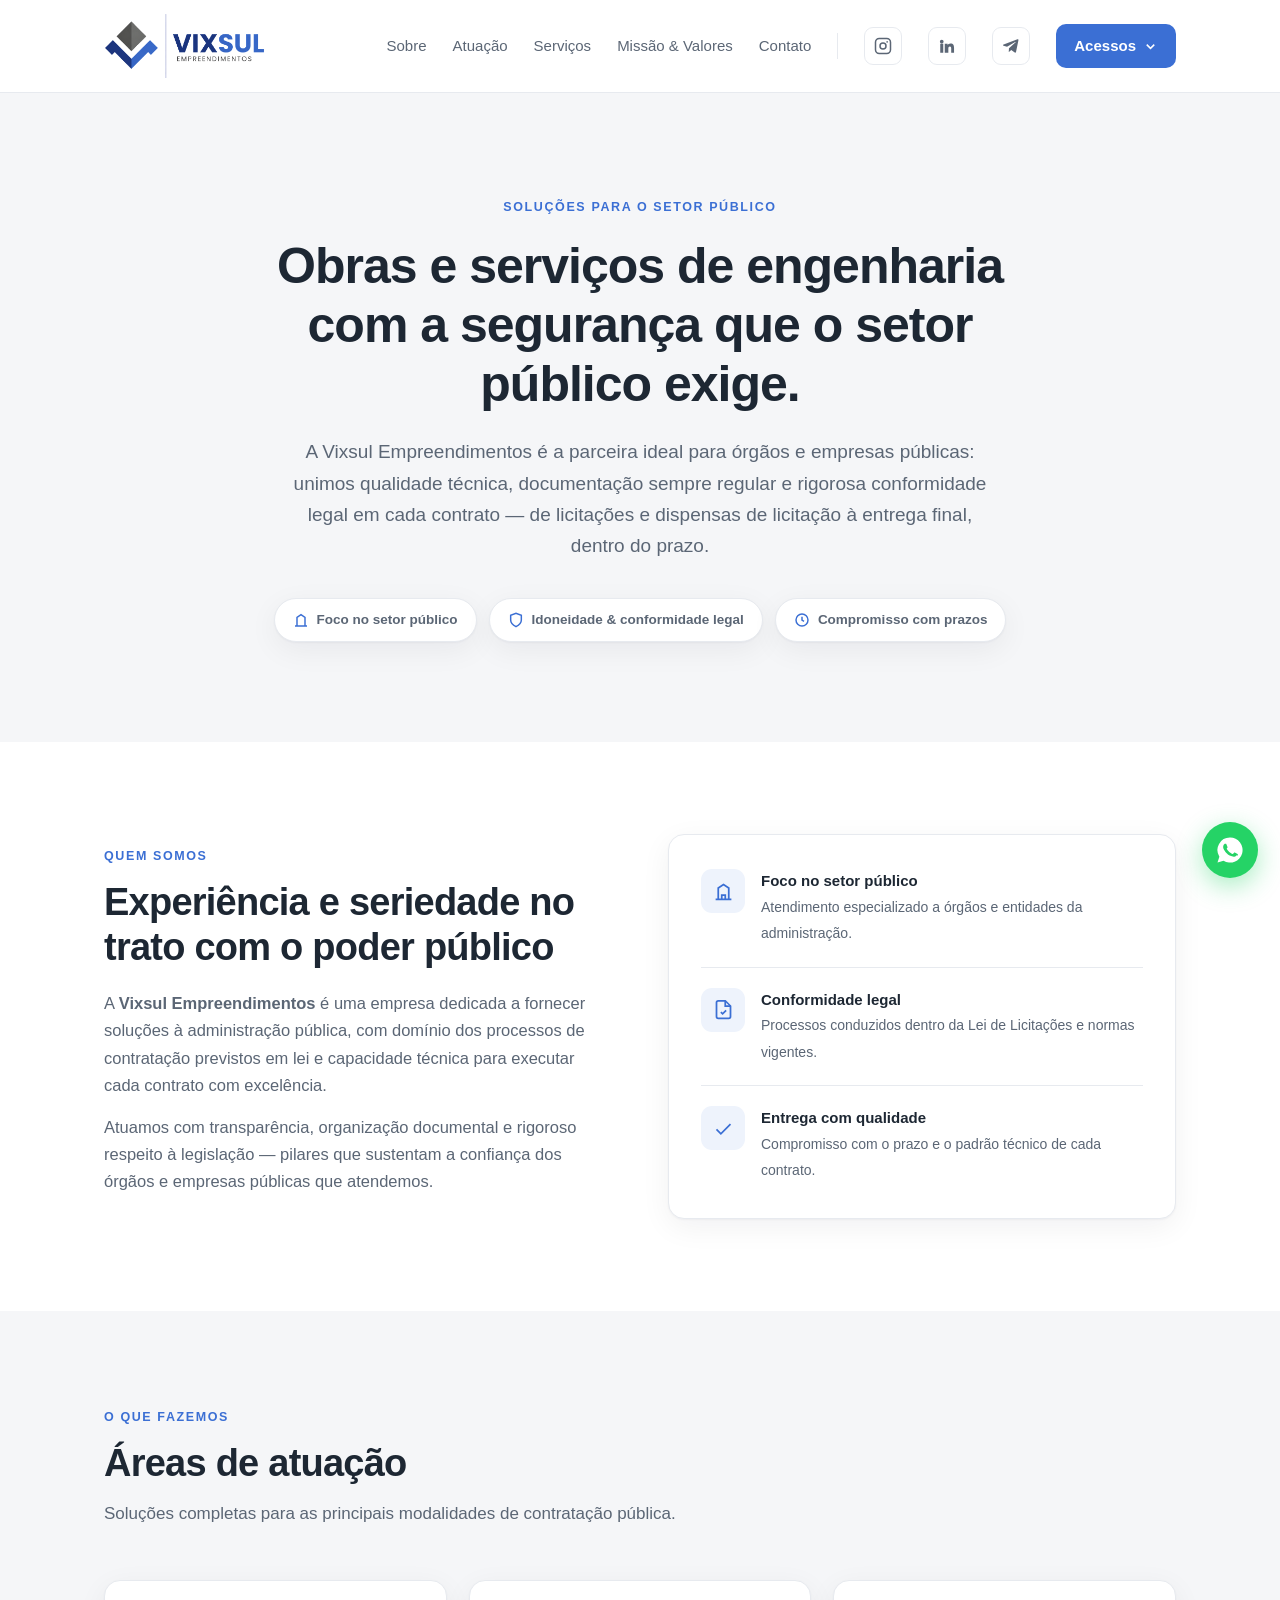
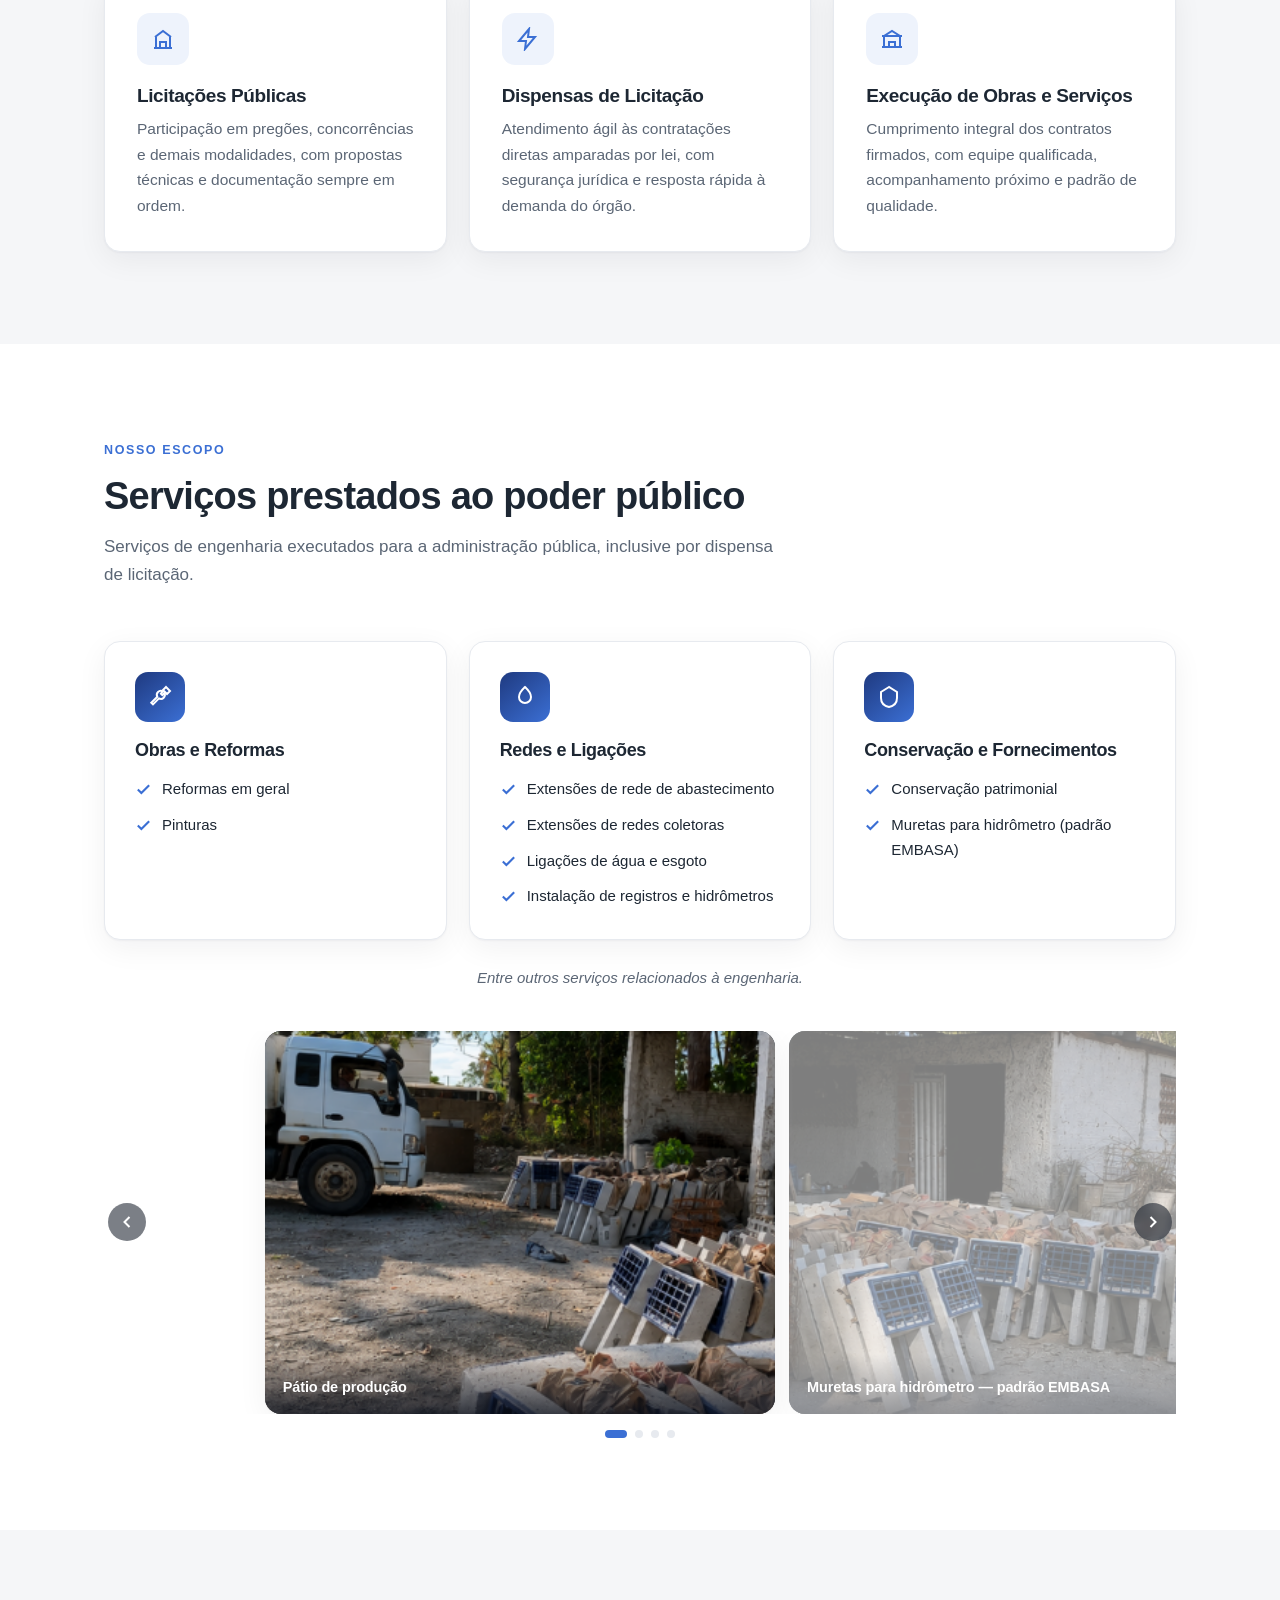
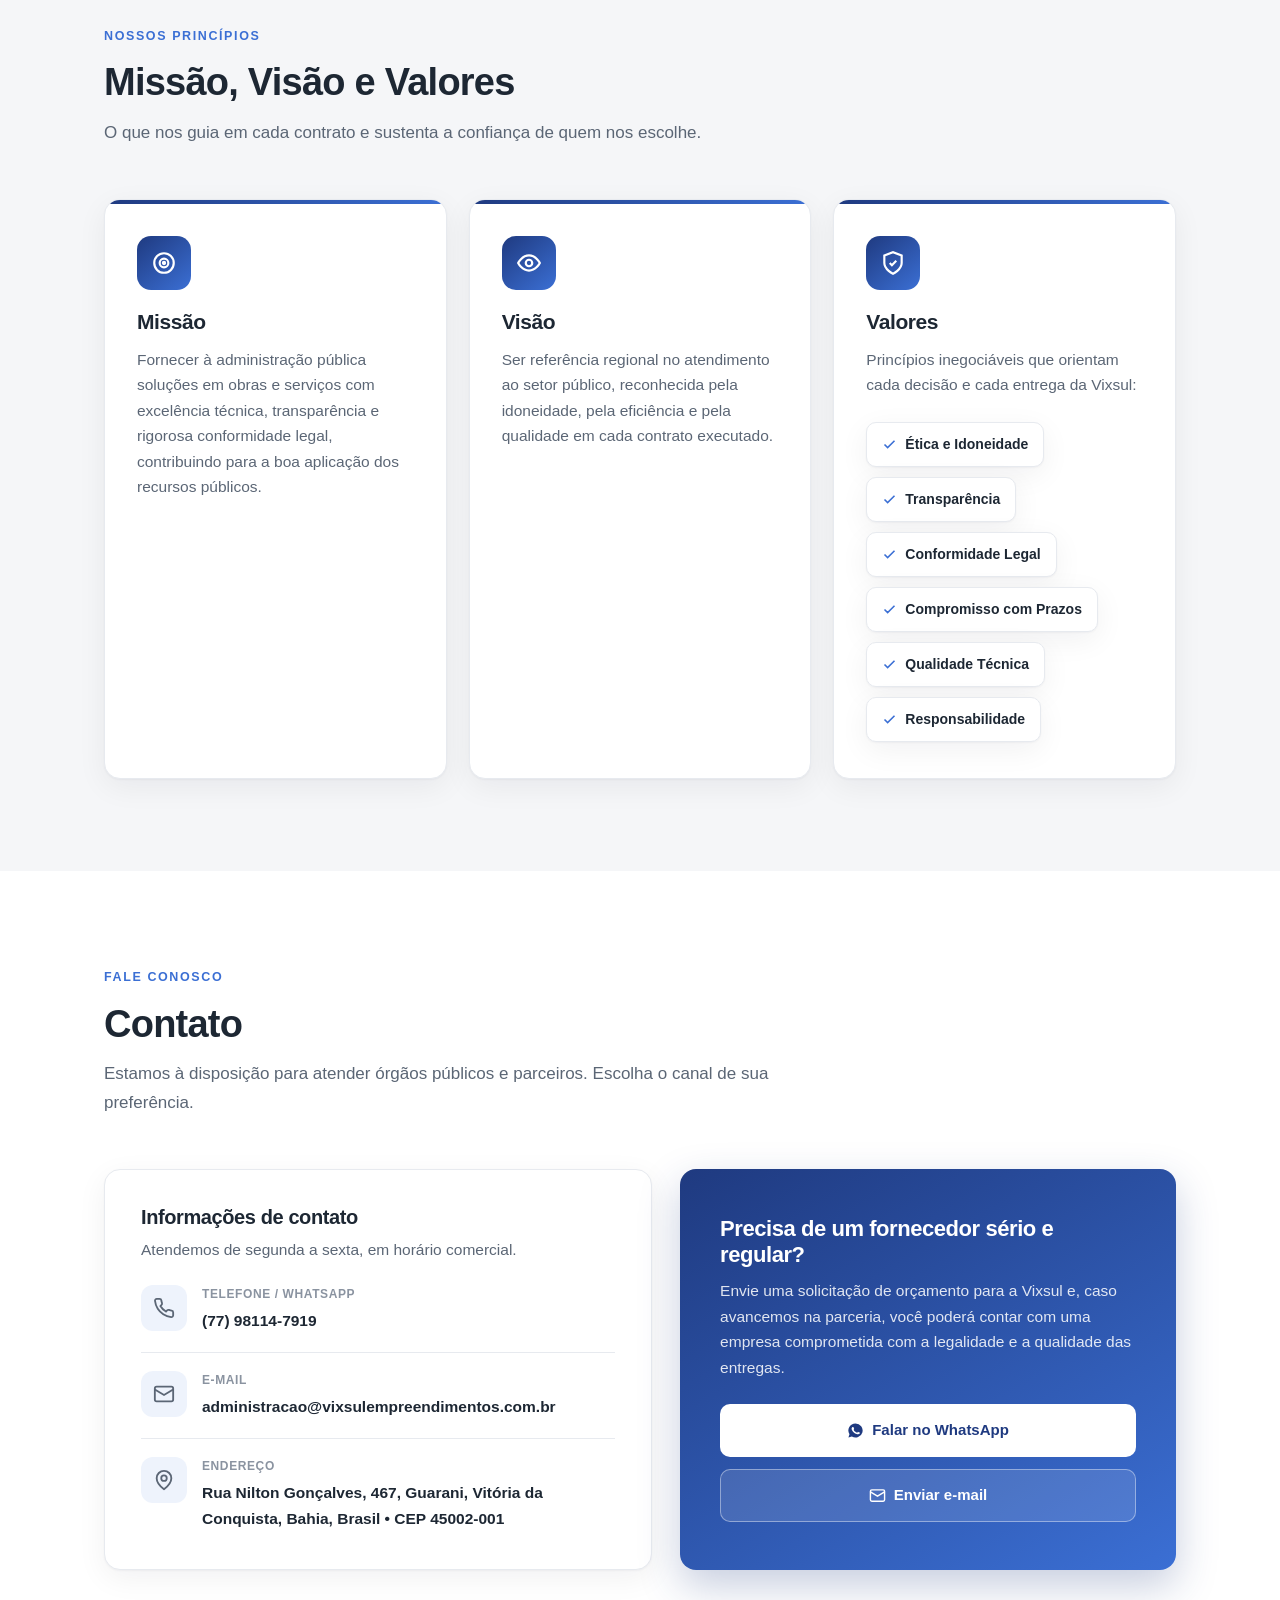
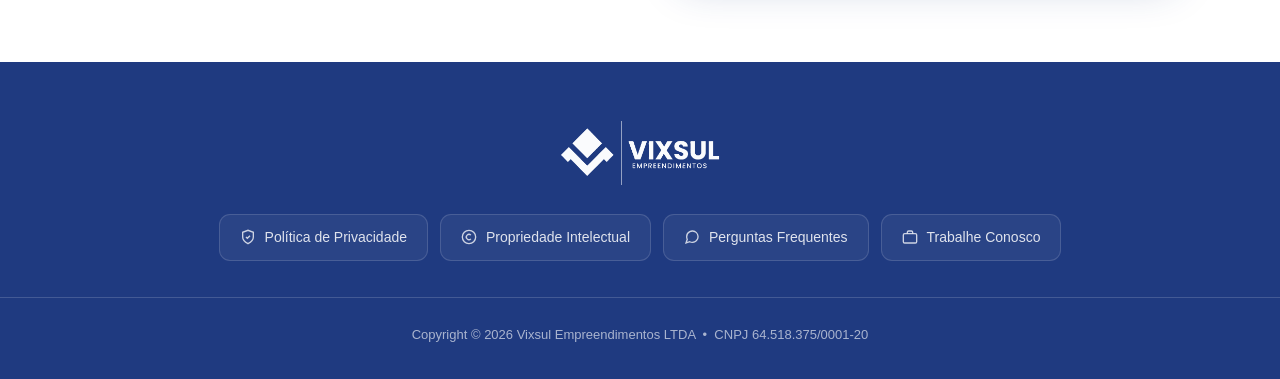
<file: index.html>
<!doctype html>
<html lang="pt-BR">
<head>
<meta charset="utf-8">
<meta name="viewport" content="width=device-width, initial-scale=1">
<title>Vixsul Empreendimentos — Soluções para o Setor Público</title>
<meta name="description" content="Vixsul Empreendimentos — atuação em licitações, dispensas de licitação e execução de obras e serviços de engenharia para a administração pública. Idoneidade, transparência e conformidade legal.">
<link rel="icon" type="image/png" href="favicon.png">
<link rel="stylesheet" href="style.css">
<style>
  /* HERO */
  .hero{padding:100px 0;background:var(--bg-soft);text-align:center}
  .hero-inner{max-width:840px;margin:0 auto}
  .hero h1{font-size:clamp(32px,4.6vw,50px);font-weight:800;margin:18px 0 22px}
  .hero p{font-size:clamp(16px,1.8vw,19px);color:var(--muted);max-width:700px;margin:0 auto}
  .trust{display:flex;gap:12px;flex-wrap:wrap;justify-content:center;margin-top:36px}
  .trust .chip{display:inline-flex;align-items:center;gap:8px;background:#fff;border:1px solid var(--line);border-radius:999px;padding:10px 18px;font-size:13.5px;font-weight:600;color:var(--muted);box-shadow:var(--shadow)}
  .trust .chip svg{color:var(--blue)}
  /* ABOUT */
  .about-grid{display:grid;grid-template-columns:1fr 1fr;gap:56px;align-items:center}
  .about-txt p{color:var(--muted);margin-bottom:15px;font-size:16.5px}
  .about-card{background:var(--bg);border:1px solid var(--line);border-radius:var(--radius);padding:14px 32px;box-shadow:var(--shadow)}
  .about-card .row{display:flex;gap:16px;padding:20px 0;border-bottom:1px solid var(--line)}
  .about-card .row:last-child{border-bottom:none}
  .about-card .ic-s{width:44px;height:44px;border-radius:11px;background:var(--blue-soft);color:var(--blue);display:flex;align-items:center;justify-content:center;flex-shrink:0}
  .about-card b{display:block;font-size:15px}
  .about-card span{color:var(--muted);font-size:14px}
  /* AREAS */
  .cards{display:grid;grid-template-columns:repeat(3,1fr);gap:22px}
  .card{background:var(--bg);border:1px solid var(--line);border-radius:var(--radius);padding:32px;transition:all .18s;box-shadow:var(--shadow)}
  .card:hover{transform:translateY(-3px);border-color:var(--blue)}
  .card .ic{width:52px;height:52px;border-radius:13px;background:var(--blue-soft);color:var(--blue);display:flex;align-items:center;justify-content:center;margin-bottom:20px}
  .card h3{font-size:19px;font-weight:700;margin-bottom:9px}
  .card p{color:var(--muted);font-size:15.5px}
  /* SERVICOS */
  .svc-cats{display:grid;grid-template-columns:repeat(3,1fr);gap:22px}
  .svc-cat{background:var(--bg);border:1px solid var(--line);border-radius:var(--radius);padding:30px;box-shadow:var(--shadow)}
  .svc-cat .ic{width:50px;height:50px;border-radius:13px;background:linear-gradient(140deg,var(--blue-dark),var(--blue));color:#fff;display:flex;align-items:center;justify-content:center;margin-bottom:18px}
  .svc-cat h3{font-size:18px;font-weight:700;margin-bottom:16px}
  .svc-cat ul{list-style:none;display:grid;gap:11px}
  .svc-cat li{display:flex;gap:10px;align-items:flex-start;font-size:15px;color:var(--ink)}
  .svc-cat li svg{color:var(--blue);flex-shrink:0;margin-top:4px}
  .svc-more{margin-top:26px;text-align:center;color:var(--muted);font-size:15px;font-style:italic}
  /* CAROUSEL (fotos dos serviços) — trilho mais largo com scroll-snap nativo:
     cada slide fica em proporção retrato (perto da foto original ~350x640px,
     evitando o borrão/zoom de esticar em caixa larga) mas o CONTAINER é bem
     mais largo que um slide só, com padding lateral no trilho — isso deixa
     uma "amostra" das fotos anterior/seguinte visível nas bordas, como em
     carrosséis profissionais (Airbnb/Netflix-style peek carousel). */
  .carousel{width:100%;max-width:1080px;margin:40px auto 0}
  .carousel-stage{position:relative}
  .carousel-track{display:flex;gap:14px;overflow-x:auto;scroll-snap-type:x mandatory;scroll-behavior:smooth;padding:0 15%;-webkit-overflow-scrolling:touch;scrollbar-width:none;-ms-overflow-style:none}
  .carousel-track::-webkit-scrollbar{display:none}
  .carousel-slide{position:relative;flex:0 0 68%;aspect-ratio:4/3;background:var(--ink);border-radius:var(--radius);overflow:hidden;box-shadow:var(--shadow);scroll-snap-align:center;opacity:.5;transition:opacity .35s}
  .carousel-slide.active{opacity:1}
  .carousel-slide img{width:100%;height:100%;object-fit:cover;display:block}
  /* A grade metálica fica na parte de cima da foto original (retrato); no
     corte 4:3 padrão (centralizado) ela ficava cortada demais em cima e
     sobrava chão/pernas de concreto embaixo — desloca o enquadramento pra
     cima pra grade aparecer inteira. */
  .slide-grade img{object-position:50% 36%}
  .carousel-cap{position:absolute;left:0;right:0;bottom:0;padding:22px 18px 14px;background:linear-gradient(0deg,rgba(10,16,28,.78) 0%,rgba(10,16,28,.3) 65%,transparent 100%);color:#fff}
  .carousel-cap b{display:block;font-size:14.5px;font-weight:600;letter-spacing:-.01em}
  .car-nav{position:absolute;top:50%;transform:translateY(-50%);width:38px;height:38px;border-radius:50%;border:none;background:rgba(15,22,36,.55);color:#fff;display:flex;align-items:center;justify-content:center;cursor:pointer;backdrop-filter:blur(4px);transition:background .15s;z-index:3}
  .car-nav:hover{background:rgba(15,22,36,.8)}
  .car-nav.prev{left:4px}
  .car-nav.next{right:4px}
  .carousel-dots{display:flex;justify-content:center;gap:8px;margin-top:16px}
  .carousel-dots .dot{width:8px;height:8px;border-radius:50%;border:none;background:var(--line);cursor:pointer;padding:0;transition:all .18s}
  .carousel-dots .dot.active{background:var(--blue);width:22px;border-radius:5px}
  @media(max-width:640px){
    .carousel-track{padding:0 8%}
    .carousel-slide{flex-basis:82%}
  }
  /* MVV */
  .mvv{display:grid;grid-template-columns:repeat(3,1fr);gap:22px}
  .mvv .m{background:var(--bg);border:1px solid var(--line);border-radius:var(--radius);padding:36px 32px;box-shadow:var(--shadow);position:relative;overflow:hidden}
  .mvv .m::before{content:"";position:absolute;top:0;left:0;width:100%;height:4px;background:linear-gradient(90deg,var(--blue-dark),var(--blue))}
  .mvv .ic{width:54px;height:54px;border-radius:14px;background:linear-gradient(140deg,var(--blue-dark),var(--blue));color:#fff;display:flex;align-items:center;justify-content:center;margin-bottom:20px}
  .mvv h3{font-size:21px;font-weight:800;margin-bottom:12px}
  .mvv p{color:var(--muted);font-size:15.5px}
  .values{margin-top:24px;display:flex;flex-wrap:wrap;gap:10px}
  .values .v{display:inline-flex;align-items:center;gap:8px;background:#fff;border:1px solid var(--line);border-radius:10px;padding:10px 15px;font-weight:600;font-size:14px;box-shadow:var(--shadow)}
  .values .v svg{color:var(--blue)}
  /* CTA */
  .cta{background:linear-gradient(135deg,var(--blue-dark),var(--blue));border-radius:22px;padding:56px;text-align:center;color:#fff;box-shadow:0 20px 50px rgba(31,58,128,.28)}
  .cta h3{color:#fff;font-size:clamp(24px,3vw,32px);font-weight:800;max-width:640px;margin:0 auto 12px}
  .cta p{color:rgba(255,255,255,.85);max-width:640px;margin:0 auto 28px;font-size:16.5px}
  /* CONTACT */
  .contact2{display:grid;grid-template-columns:1.05fr .95fr;gap:28px;align-items:stretch}
  .ci{background:#fff;border:1px solid var(--line);border-radius:var(--radius);padding:36px;box-shadow:var(--shadow)}
  .ci h3{font-size:20px;font-weight:800;margin-bottom:8px}
  .ci .lead{color:var(--muted);margin-bottom:22px;font-size:15.5px}
  .ci-row{display:flex;gap:15px;padding:18px 0;border-bottom:1px solid var(--line)}
  .ci-row:last-child{border-bottom:none;padding-bottom:0}
  .ci-row:first-of-type{padding-top:0}
  .ci-ic{width:46px;height:46px;border-radius:12px;background:var(--blue-soft);color:var(--blue);display:flex;align-items:center;justify-content:center;flex-shrink:0}
  .ci-row .lbl{font-size:12px;font-weight:700;letter-spacing:.6px;text-transform:uppercase;color:var(--muted-2);margin-bottom:3px}
  .ci-row b{font-size:15.5px;color:var(--ink);word-break:break-word}
  .ci-row span{color:var(--muted);font-size:14.5px}
  .cta-panel{background:linear-gradient(150deg,var(--blue-dark),var(--blue));border-radius:var(--radius);padding:40px;color:#fff;display:flex;flex-direction:column;justify-content:center;box-shadow:0 16px 40px rgba(31,58,128,.25)}
  .cta-panel h3{color:#fff;font-size:22px;font-weight:800;margin-bottom:10px}
  .cta-panel p{color:rgba(255,255,255,.86);font-size:15.5px;margin-bottom:24px}
  .cta-panel .btns{display:flex;flex-direction:column;gap:12px}
  .cta-panel .btn{justify-content:center}
  @media(max-width:900px){
    .about-grid{grid-template-columns:1fr;gap:34px}
    .cards,.mvv,.svc-cats{grid-template-columns:1fr}
    .contact2{grid-template-columns:1fr}
  }
  @media(max-width:600px){
    section.blk{padding:64px 0}
    .hero{padding:68px 0 60px}
    .cta{padding:38px 24px}
    .brand img{height:46px}
  }
</style>
</head>
<body>

<!-- HEADER -->
<header>
  <div class="wrap nav">
    <a href="#inicio" class="brand"><img src="logo-vixsul.png" alt="Vixsul Empreendimentos"></a>
    <nav class="nav-links">
      <a href="#sobre">Sobre</a>
      <a href="#atuacao">Atuação</a>
      <a href="#servicos">Serviços</a>
      <a href="#mvv">Missão &amp; Valores</a>
      <a href="#contato">Contato</a>
      <span class="nav-div"></span>
      <a class="soc" href="https://instagram.com/vixsul.empreendimentos" target="_blank" rel="noopener" aria-label="Instagram"><svg width="18" height="18" viewBox="0 0 24 24" fill="none" stroke="currentColor" stroke-width="2"><rect x="2" y="2" width="20" height="20" rx="5"/><circle cx="12" cy="12" r="4"/><circle cx="17.5" cy="6.5" r="1.1" fill="currentColor" stroke="none"/></svg></a>
      <a class="soc" href="https://www.linkedin.com/company/vixsul-empreendimentos/?viewAsMember=true" target="_blank" rel="noopener" aria-label="LinkedIn"><svg width="18" height="18" viewBox="0 0 24 24" fill="currentColor"><path d="M4.98 3.5a2.5 2.5 0 1 1 0 5 2.5 2.5 0 0 1 0-5ZM3 9h4v12H3zM9 9h3.8v1.7h.05c.53-1 1.83-2.05 3.77-2.05 4.03 0 4.78 2.65 4.78 6.1V21H17.6v-5.3c0-1.26-.02-2.9-1.77-2.9-1.77 0-2.04 1.38-2.04 2.8V21H9z"/></svg></a>
      <a class="soc" href="https://t.me/vixsulempreendimentos" target="_blank" rel="noopener" aria-label="Telegram"><svg width="18" height="18" viewBox="0 0 24 24" fill="currentColor"><path d="M21.9 4.3 18.7 20c-.2.9-.9 1.1-1.7.7l-4.7-3.5-2.3 2.2c-.3.3-.5.5-1 .5l.3-4.9 8.9-8c.4-.3-.1-.5-.6-.2L6.7 13 2 11.5c-1-.3-1-1 .2-1.4L20.6 3c.8-.3 1.5.2 1.3 1.3Z"/></svg></a>
      <div class="acessos">
        <button class="acessos-btn" onclick="vxToggleAcessos(event)">Acessos <svg class="chev" width="15" height="15" viewBox="0 0 24 24" fill="none" stroke="currentColor" stroke-width="2.4"><path d="m6 9 6 6 6-6"/></svg></button>
        <div class="acessos-menu">
          <a href="https://gestao.vixsulempreendimentos.com.br" target="_blank" rel="noopener"><svg width="17" height="17" viewBox="0 0 24 24" fill="none" stroke="currentColor" stroke-width="2"><rect x="2" y="3" width="20" height="14" rx="2"/><path d="M8 21h8M12 17v4"/></svg> Intranet</a>
          <a href="https://outlook.office.com" target="_blank" rel="noopener"><svg width="17" height="17" viewBox="0 0 24 24" fill="none" stroke="currentColor" stroke-width="2"><rect x="2" y="4" width="20" height="16" rx="2"/><path d="m22 7-10 6L2 7"/></svg> E-mail</a>
        </div>
      </div>
    </nav>
    <button class="menu-btn" aria-label="Menu" onclick="vxToggleMenu()">
      <svg width="26" height="26" viewBox="0 0 24 24" fill="none" stroke="currentColor" stroke-width="2.2"><line x1="3" y1="6" x2="21" y2="6"/><line x1="3" y1="12" x2="21" y2="12"/><line x1="3" y1="18" x2="21" y2="18"/></svg>
    </button>
  </div>
</header>

<!-- HERO -->
<section class="hero" id="inicio">
  <div class="wrap hero-inner">
    <span class="eyebrow">Soluções para o setor público</span>
    <h1>Obras e serviços de engenharia com a segurança que o setor público exige.</h1>
    <p>A Vixsul Empreendimentos é a parceira ideal para órgãos e empresas públicas: unimos qualidade técnica, documentação sempre regular e rigorosa conformidade legal em cada contrato — de licitações e dispensas de licitação à entrega final, dentro do prazo.</p>
    <div class="trust">
      <span class="chip"><svg width="16" height="16" viewBox="0 0 24 24" fill="none" stroke="currentColor" stroke-width="2.2"><path d="M3 21h18M6 21V8l6-4 6 4v13"/></svg> Foco no setor público</span>
      <span class="chip"><svg width="16" height="16" viewBox="0 0 24 24" fill="none" stroke="currentColor" stroke-width="2.2"><path d="M12 22s8-4 8-10V5l-8-3-8 3v7c0 6 8 10 8 10Z"/></svg> Idoneidade &amp; conformidade legal</span>
      <span class="chip"><svg width="16" height="16" viewBox="0 0 24 24" fill="none" stroke="currentColor" stroke-width="2.2"><circle cx="12" cy="12" r="9"/><path d="M12 7v5l3 2"/></svg> Compromisso com prazos</span>
    </div>
  </div>
</section>

<!-- ABOUT -->
<section class="blk" id="sobre">
  <div class="wrap about-grid">
    <div class="about-txt">
      <span class="eyebrow">Quem somos</span>
      <div class="sec-head" style="margin-bottom:20px"><h2>Experiência e seriedade no trato com o poder público</h2></div>
      <p>A <b>Vixsul Empreendimentos</b> é uma empresa dedicada a fornecer soluções à administração pública, com domínio dos processos de contratação previstos em lei e capacidade técnica para executar cada contrato com excelência.</p>
      <p>Atuamos com transparência, organização documental e rigoroso respeito à legislação — pilares que sustentam a confiança dos órgãos e empresas públicas que atendemos.</p>
    </div>
    <div class="about-card">
      <div class="row">
        <div class="ic-s"><svg width="21" height="21" viewBox="0 0 24 24" fill="none" stroke="currentColor" stroke-width="2"><path d="M3 21h18M6 21V8l6-4 6 4v13M10 21v-5h4v5"/></svg></div>
        <div><b>Foco no setor público</b><span>Atendimento especializado a órgãos e entidades da administração.</span></div>
      </div>
      <div class="row">
        <div class="ic-s"><svg width="21" height="21" viewBox="0 0 24 24" fill="none" stroke="currentColor" stroke-width="2"><path d="M14 2H6a2 2 0 0 0-2 2v16a2 2 0 0 0 2 2h12a2 2 0 0 0 2-2V8Z"/><path d="M14 2v6h6M9 15l2 2 4-4"/></svg></div>
        <div><b>Conformidade legal</b><span>Processos conduzidos dentro da Lei de Licitações e normas vigentes.</span></div>
      </div>
      <div class="row">
        <div class="ic-s"><svg width="21" height="21" viewBox="0 0 24 24" fill="none" stroke="currentColor" stroke-width="2"><path d="M20 7 9 18l-5-5"/></svg></div>
        <div><b>Entrega com qualidade</b><span>Compromisso com o prazo e o padrão técnico de cada contrato.</span></div>
      </div>
    </div>
  </div>
</section>

<!-- AREAS DE ATUACAO -->
<section class="blk soft" id="atuacao">
  <div class="wrap">
    <div class="sec-head">
      <span class="eyebrow">O que fazemos</span>
      <h2>Áreas de atuação</h2>
      <p>Soluções completas para as principais modalidades de contratação pública.</p>
    </div>
    <div class="cards">
      <div class="card">
        <div class="ic"><svg width="24" height="24" viewBox="0 0 24 24" fill="none" stroke="currentColor" stroke-width="2"><path d="M3 21h18M5 21V10M19 21V10M4 10l8-6 8 6M9 21v-6h6v6"/></svg></div>
        <h3>Licitações Públicas</h3>
        <p>Participação em pregões, concorrências e demais modalidades, com propostas técnicas e documentação sempre em ordem.</p>
      </div>
      <div class="card">
        <div class="ic"><svg width="24" height="24" viewBox="0 0 24 24" fill="none" stroke="currentColor" stroke-width="2"><path d="M13 2 3 14h7l-1 8 10-12h-7Z"/></svg></div>
        <h3>Dispensas de Licitação</h3>
        <p>Atendimento ágil às contratações diretas amparadas por lei, com segurança jurídica e resposta rápida à demanda do órgão.</p>
      </div>
      <div class="card">
        <div class="ic"><svg width="24" height="24" viewBox="0 0 24 24" fill="none" stroke="currentColor" stroke-width="2"><path d="M2 20h20M4 20V9l8-5 8 5v11M9 20v-5h6v5"/><path d="M2 9h20"/></svg></div>
        <h3>Execução de Obras e Serviços</h3>
        <p>Cumprimento integral dos contratos firmados, com equipe qualificada, acompanhamento próximo e padrão de qualidade.</p>
      </div>
    </div>
  </div>
</section>

<!-- SERVICOS PRESTADOS -->
<section class="blk" id="servicos">
  <div class="wrap">
    <div class="sec-head">
      <span class="eyebrow">Nosso escopo</span>
      <h2>Serviços prestados ao poder público</h2>
      <p>Serviços de engenharia executados para a administração pública, inclusive por dispensa de licitação.</p>
    </div>
    <div class="svc-cats">
      <div class="svc-cat">
        <div class="ic"><svg width="24" height="24" viewBox="0 0 24 24" fill="none" stroke="currentColor" stroke-width="2"><path d="M14.7 6.3a4 4 0 0 0-5.4 5.4l-6 6L5 19.4l6-6a4 4 0 0 0 5.4-5.4l-2.1 2.1-1.4-1.4Z"/><path d="m18 2 4 4-3 3-4-4Z"/></svg></div>
        <h3>Obras e Reformas</h3>
        <ul>
          <li><svg width="17" height="17" viewBox="0 0 24 24" fill="none" stroke="currentColor" stroke-width="3"><path d="M20 6 9 17l-5-5"/></svg> Reformas em geral</li>
          <li><svg width="17" height="17" viewBox="0 0 24 24" fill="none" stroke="currentColor" stroke-width="3"><path d="M20 6 9 17l-5-5"/></svg> Pinturas</li>
        </ul>
      </div>
      <div class="svc-cat">
        <div class="ic"><svg width="24" height="24" viewBox="0 0 24 24" fill="none" stroke="currentColor" stroke-width="2"><path d="M12 2s6 5.5 6 10a6 6 0 0 1-12 0c0-4.5 6-10 6-10Z"/></svg></div>
        <h3>Redes e Ligações</h3>
        <ul>
          <li><svg width="17" height="17" viewBox="0 0 24 24" fill="none" stroke="currentColor" stroke-width="3"><path d="M20 6 9 17l-5-5"/></svg> Extensões de rede de abastecimento</li>
          <li><svg width="17" height="17" viewBox="0 0 24 24" fill="none" stroke="currentColor" stroke-width="3"><path d="M20 6 9 17l-5-5"/></svg> Extensões de redes coletoras</li>
          <li><svg width="17" height="17" viewBox="0 0 24 24" fill="none" stroke="currentColor" stroke-width="3"><path d="M20 6 9 17l-5-5"/></svg> Ligações de água e esgoto</li>
          <li><svg width="17" height="17" viewBox="0 0 24 24" fill="none" stroke="currentColor" stroke-width="3"><path d="M20 6 9 17l-5-5"/></svg> Instalação de registros e hidrômetros</li>
        </ul>
      </div>
      <div class="svc-cat">
        <div class="ic"><svg width="24" height="24" viewBox="0 0 24 24" fill="none" stroke="currentColor" stroke-width="2"><path d="M12 2 4 7v6c0 5 3.5 8 8 9 4.5-1 8-4 8-9V7Z"/></svg></div>
        <h3>Conservação e Fornecimentos</h3>
        <ul>
          <li><svg width="17" height="17" viewBox="0 0 24 24" fill="none" stroke="currentColor" stroke-width="3"><path d="M20 6 9 17l-5-5"/></svg> Conservação patrimonial</li>
          <li><svg width="17" height="17" viewBox="0 0 24 24" fill="none" stroke="currentColor" stroke-width="3"><path d="M20 6 9 17l-5-5"/></svg> Muretas para hidrômetro (padrão EMBASA)</li>
        </ul>
      </div>
    </div>
    <p class="svc-more">Entre outros serviços relacionados à engenharia.</p>

    <div class="carousel" id="svcCarousel">
      <div class="carousel-stage">
        <div class="carousel-track" id="svcCarouselTrack">
          <div class="carousel-slide">
            <img src="img/servicos-01.png" alt="Pátio de produção da Vixsul Empreendimentos" loading="lazy">
            <div class="carousel-cap"><b>Pátio de produção</b></div>
          </div>
          <div class="carousel-slide">
            <img src="img/servicos-02.png" alt="Muretas para hidrômetro padrão EMBASA no pátio da Vixsul" loading="lazy">
            <div class="carousel-cap"><b>Muretas para hidrômetro — padrão EMBASA</b></div>
          </div>
          <div class="carousel-slide slide-grade">
            <img src="img/servicos-03.png" alt="Detalhe da grade de proteção metálica da mureta" loading="lazy">
            <div class="carousel-cap"><b>Detalhe da grade de proteção</b></div>
          </div>
          <div class="carousel-slide">
            <img src="img/servicos-04.png" alt="Transporte das muretas realizado para a EMBASA" loading="lazy">
            <div class="carousel-cap"><b>Transporte realizado para a EMBASA</b></div>
          </div>
        </div>
        <button type="button" class="car-nav prev" onclick="vxCarouselMove('svcCarousel',-1)" aria-label="Foto anterior"><svg width="20" height="20" viewBox="0 0 24 24" fill="none" stroke="currentColor" stroke-width="2.4"><path d="m15 6-6 6 6 6"/></svg></button>
        <button type="button" class="car-nav next" onclick="vxCarouselMove('svcCarousel',1)" aria-label="Próxima foto"><svg width="20" height="20" viewBox="0 0 24 24" fill="none" stroke="currentColor" stroke-width="2.4"><path d="m9 6 6 6-6 6"/></svg></button>
      </div>
      <div class="carousel-dots" id="svcCarouselDots">
        <button type="button" class="dot active" onclick="vxCarouselGo('svcCarousel',0)" aria-label="Ir para foto 1"></button>
        <button type="button" class="dot" onclick="vxCarouselGo('svcCarousel',1)" aria-label="Ir para foto 2"></button>
        <button type="button" class="dot" onclick="vxCarouselGo('svcCarousel',2)" aria-label="Ir para foto 3"></button>
        <button type="button" class="dot" onclick="vxCarouselGo('svcCarousel',3)" aria-label="Ir para foto 4"></button>
      </div>
    </div>
  </div>
</section>

<!-- MISSION / VISION / VALUES -->
<section class="blk soft" id="mvv">
  <div class="wrap">
    <div class="sec-head">
      <span class="eyebrow">Nossos princípios</span>
      <h2>Missão, Visão e Valores</h2>
      <p>O que nos guia em cada contrato e sustenta a confiança de quem nos escolhe.</p>
    </div>
    <div class="mvv">
      <div class="m">
        <div class="ic"><svg width="26" height="26" viewBox="0 0 24 24" fill="none" stroke="currentColor" stroke-width="2"><circle cx="12" cy="12" r="9"/><circle cx="12" cy="12" r="4"/><circle cx="12" cy="12" r="1" fill="currentColor"/></svg></div>
        <h3>Missão</h3>
        <p>Fornecer à administração pública soluções em obras e serviços com excelência técnica, transparência e rigorosa conformidade legal, contribuindo para a boa aplicação dos recursos públicos.</p>
      </div>
      <div class="m">
        <div class="ic"><svg width="26" height="26" viewBox="0 0 24 24" fill="none" stroke="currentColor" stroke-width="2"><path d="M2 12s3.5-7 10-7 10 7 10 7-3.5 7-10 7-10-7-10-7Z"/><circle cx="12" cy="12" r="3"/></svg></div>
        <h3>Visão</h3>
        <p>Ser referência regional no atendimento ao setor público, reconhecida pela idoneidade, pela eficiência e pela qualidade em cada contrato executado.</p>
      </div>
      <div class="m">
        <div class="ic"><svg width="26" height="26" viewBox="0 0 24 24" fill="none" stroke="currentColor" stroke-width="2"><path d="M12 22s8-4 8-10V5l-8-3-8 3v7c0 6 8 10 8 10Z"/><path d="m9 12 2 2 4-4"/></svg></div>
        <h3>Valores</h3>
        <p>Princípios inegociáveis que orientam cada decisão e cada entrega da Vixsul:</p>
        <div class="values">
          <span class="v"><svg width="15" height="15" viewBox="0 0 24 24" fill="none" stroke="currentColor" stroke-width="2.5"><path d="M20 6 9 17l-5-5"/></svg> Ética e Idoneidade</span>
          <span class="v"><svg width="15" height="15" viewBox="0 0 24 24" fill="none" stroke="currentColor" stroke-width="2.5"><path d="M20 6 9 17l-5-5"/></svg> Transparência</span>
          <span class="v"><svg width="15" height="15" viewBox="0 0 24 24" fill="none" stroke="currentColor" stroke-width="2.5"><path d="M20 6 9 17l-5-5"/></svg> Conformidade Legal</span>
          <span class="v"><svg width="15" height="15" viewBox="0 0 24 24" fill="none" stroke="currentColor" stroke-width="2.5"><path d="M20 6 9 17l-5-5"/></svg> Compromisso com Prazos</span>
          <span class="v"><svg width="15" height="15" viewBox="0 0 24 24" fill="none" stroke="currentColor" stroke-width="2.5"><path d="M20 6 9 17l-5-5"/></svg> Qualidade Técnica</span>
          <span class="v"><svg width="15" height="15" viewBox="0 0 24 24" fill="none" stroke="currentColor" stroke-width="2.5"><path d="M20 6 9 17l-5-5"/></svg> Responsabilidade</span>
        </div>
      </div>
    </div>
  </div>
</section>

<!-- CONTACT -->
<section class="blk" id="contato">
  <div class="wrap">
    <div class="sec-head">
      <span class="eyebrow">Fale conosco</span>
      <h2>Contato</h2>
      <p>Estamos à disposição para atender órgãos públicos e parceiros. Escolha o canal de sua preferência.</p>
    </div>
    <div class="contact2">
      <div class="ci">
        <h3>Informações de contato</h3>
        <p class="lead">Atendemos de segunda a sexta, em horário comercial.</p>
        <div class="ci-row">
          <span class="ci-ic"><svg width="22" height="22" viewBox="0 0 24 24" fill="none" stroke="currentColor" stroke-width="2"><path d="M22 16.9v3a2 2 0 0 1-2.2 2 19.8 19.8 0 0 1-8.6-3 19.5 19.5 0 0 1-6-6 19.8 19.8 0 0 1-3-8.6A2 2 0 0 1 4.1 2h3a2 2 0 0 1 2 1.7c.1 1 .4 1.9.7 2.8a2 2 0 0 1-.5 2.1L8.1 9.9a16 16 0 0 0 6 6l1.3-1.3a2 2 0 0 1 2.1-.5c.9.3 1.8.6 2.8.7a2 2 0 0 1 1.7 2Z"/></svg></span>
          <div><div class="lbl">Telefone / WhatsApp</div><b>(77) 98114-7919</b></div>
        </div>
        <div class="ci-row">
          <span class="ci-ic"><svg width="22" height="22" viewBox="0 0 24 24" fill="none" stroke="currentColor" stroke-width="2"><rect x="2" y="4" width="20" height="16" rx="2"/><path d="m22 7-10 6L2 7"/></svg></span>
          <div><div class="lbl">E-mail</div><b>administracao@vixsulempreendimentos.com.br</b></div>
        </div>
        <div class="ci-row">
          <span class="ci-ic"><svg width="22" height="22" viewBox="0 0 24 24" fill="none" stroke="currentColor" stroke-width="2"><path d="M20 10c0 6-8 12-8 12s-8-6-8-12a8 8 0 0 1 16 0Z"/><circle cx="12" cy="10" r="3"/></svg></span>
          <div><div class="lbl">Endereço</div><b>Rua Nilton Gonçalves, 467, Guarani, Vitória da Conquista, Bahia, Brasil • CEP 45002-001</b></div>
        </div>
      </div>
      <div class="cta-panel">
        <h3>Precisa de um fornecedor sério e regular?</h3>
        <p>Envie uma solicitação de orçamento para a Vixsul e, caso avancemos na parceria, você poderá contar com uma empresa comprometida com a legalidade e a qualidade das entregas.</p>
        <div class="btns">
          <a href="https://wa.me/5577981147919" target="_blank" rel="noopener" class="btn btn-white">
            <svg width="17" height="17" viewBox="0 0 24 24" fill="currentColor"><path d="M12 2a10 10 0 0 0-8.5 15.3L2 22l4.8-1.5A10 10 0 1 0 12 2Zm5.3 14.1c-.2.6-1.2 1.2-1.7 1.2-.4 0-1 .1-3.3-.8-2.8-1.1-4.6-4-4.7-4.2-.1-.2-1.1-1.5-1.1-2.8 0-1.3.7-2 .9-2.2.2-.3.5-.3.7-.3h.5c.2 0 .4 0 .6.5l.8 2c.1.2.1.4 0 .5l-.4.5c-.2.2-.3.4-.1.7.2.3.9 1.4 1.9 2.3 1.3 1.1 2.3 1.4 2.6 1.6.2.1.4.1.5-.1l.7-.9c.2-.2.4-.2.6-.1l1.9.9c.2.1.4.2.5.3.1.3.1.8-.1 1.4Z"/></svg>
            Falar no WhatsApp
          </a>
          <a href="mailto:administracao@vixsulempreendimentos.com.br" class="btn btn-ghost">
            <svg width="17" height="17" viewBox="0 0 24 24" fill="none" stroke="currentColor" stroke-width="2"><rect x="2" y="4" width="20" height="16" rx="2"/><path d="m22 7-10 6L2 7"/></svg>
            Enviar e-mail
          </a>
        </div>
      </div>
    </div>
  </div>
</section>

<!-- FOOTER -->
<footer>
  <div class="wrap">
    <img class="flogo" src="logo-white.png" alt="Vixsul Empreendimentos">
    <div class="foot-links">
      <a href="privacidade.html"><svg width="16" height="16" viewBox="0 0 24 24" fill="none" stroke="currentColor" stroke-width="2"><path d="M12 22s8-4 8-10V5l-8-3-8 3v7c0 6 8 10 8 10Z"/><path d="m9 12 2 2 4-4"/></svg> Política de Privacidade</a>
      <a href="propriedade-intelectual.html"><svg width="16" height="16" viewBox="0 0 24 24" fill="none" stroke="currentColor" stroke-width="2"><circle cx="12" cy="12" r="10"/><path d="M14.83 9.17a4 4 0 1 0 0 5.66"/></svg> Propriedade Intelectual</a>
      <a href="faq.html"><svg width="16" height="16" viewBox="0 0 24 24" fill="none" stroke="currentColor" stroke-width="2"><path d="M21 11.5a8.38 8.38 0 0 1-.9 3.8 8.5 8.5 0 0 1-7.6 4.7 8.38 8.38 0 0 1-3.8-.9L3 21l1.9-5.7a8.38 8.38 0 0 1-.9-3.8 8.5 8.5 0 0 1 4.7-7.6 8.38 8.38 0 0 1 3.8-.9h.5a8.48 8.48 0 0 1 8 8v.5z"/></svg> Perguntas Frequentes</a>
      <a href="trabalhe-conosco.html"><svg width="16" height="16" viewBox="0 0 24 24" fill="none" stroke="currentColor" stroke-width="2"><rect x="2" y="7" width="20" height="14" rx="2"/><path d="M8 7V5a2 2 0 0 1 2-2h4a2 2 0 0 1 2 2v2"/></svg> Trabalhe Conosco</a>
    </div>
  </div>
  <div class="fmeta">Copyright © 2026 Vixsul Empreendimentos LTDA &nbsp;•&nbsp; CNPJ 64.518.375/0001-20</div>
</footer>

<a href="https://wa.me/5577981147919" class="wa" target="_blank" rel="noopener" aria-label="WhatsApp">
  <svg width="30" height="30" viewBox="0 0 24 24" fill="#fff"><path d="M12 2a10 10 0 0 0-8.5 15.3L2 22l4.8-1.5A10 10 0 1 0 12 2Zm5.3 14.1c-.2.6-1.2 1.2-1.7 1.2-.4 0-1 .1-3.3-.8-2.8-1.1-4.6-4-4.7-4.2-.1-.2-1.1-1.5-1.1-2.8 0-1.3.7-2 .9-2.2.2-.3.5-.3.7-.3h.5c.2 0 .4 0 .6.5l.8 2c.1.2.1.4 0 .5l-.4.5c-.2.2-.3.4-.1.7.2.3.9 1.4 1.9 2.3 1.3 1.1 2.3 1.4 2.6 1.6.2.1.4.1.5-.1l.7-.9c.2-.2.4-.2.6-.1l1.9.9c.2.1.4.2.5.3.1.3.1.8-.1 1.4Z"/></svg>
</a>

<script src="site.js"></script>
</body>
</html>
</file>
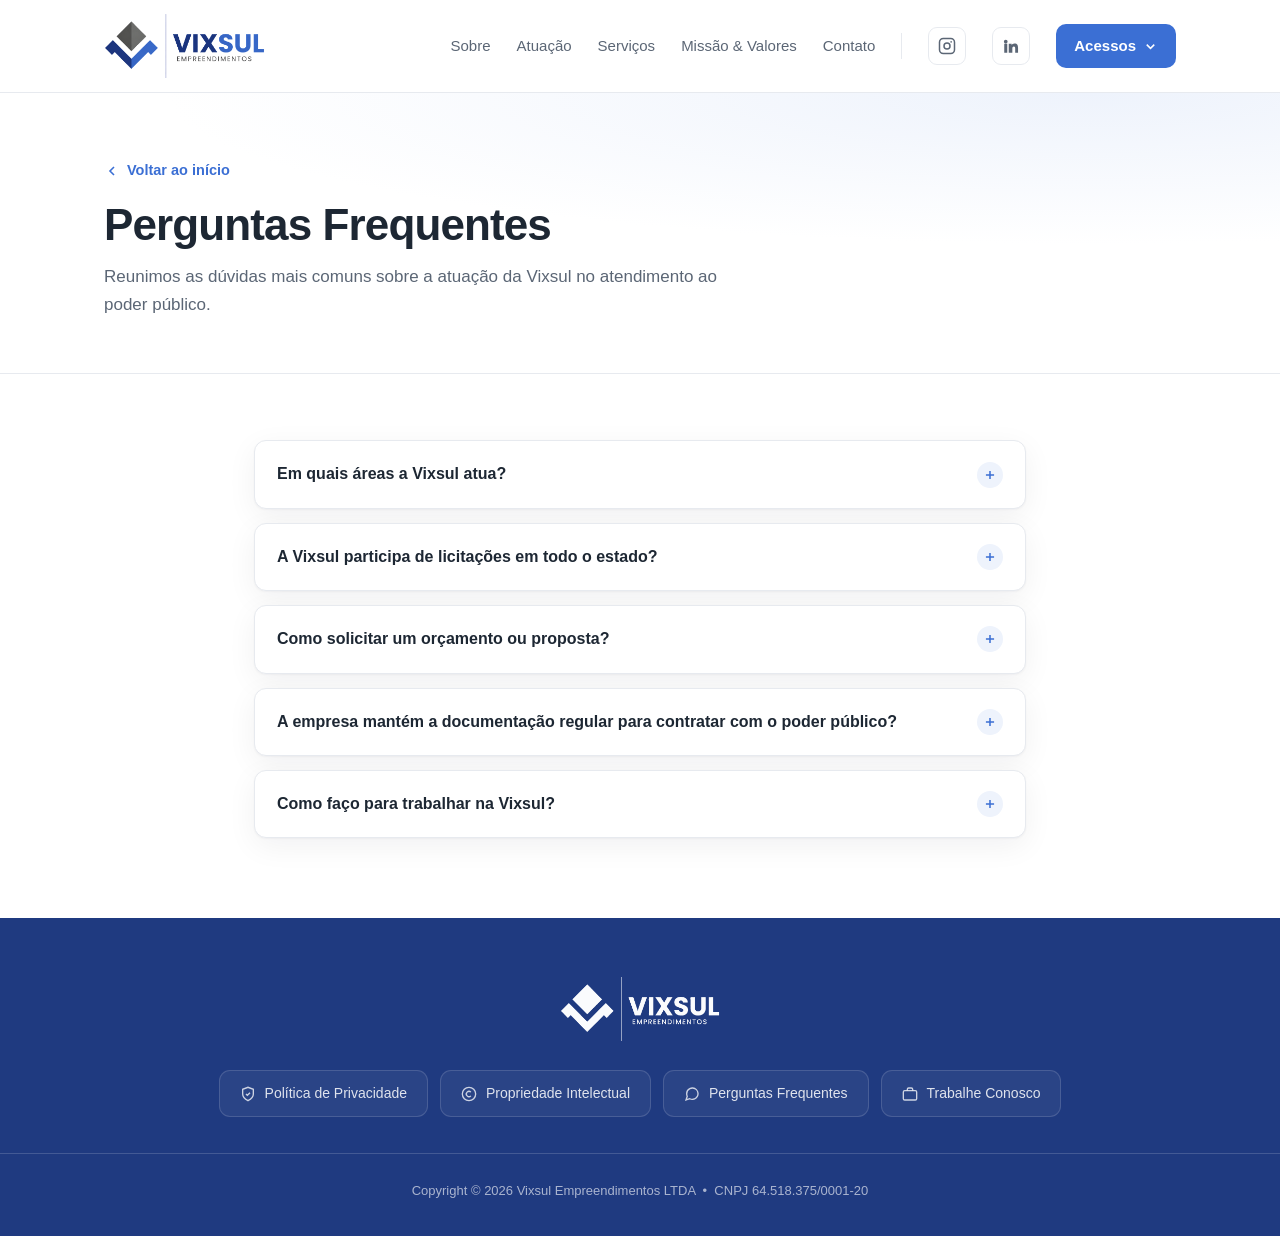
<file: faq.html>
<!doctype html>
<html lang="pt-BR">
<head>
<meta charset="utf-8">
<meta name="viewport" content="width=device-width, initial-scale=1">
<title>Perguntas Frequentes — Vixsul Empreendimentos</title>
<meta name="description" content="Perguntas frequentes sobre a atuação da Vixsul Empreendimentos no setor público.">
<link rel="icon" type="image/png" href="favicon.png">
<link rel="stylesheet" href="style.css">
</head>
<body>

<header>
  <div class="wrap nav">
    <a href="index.html#inicio" class="brand"><img src="logo-vixsul.png" alt="Vixsul Empreendimentos"></a>
    <nav class="nav-links">
      <a href="index.html#sobre">Sobre</a>
      <a href="index.html#atuacao">Atuação</a>
      <a href="index.html#servicos">Serviços</a>
      <a href="index.html#mvv">Missão &amp; Valores</a>
      <a href="index.html#contato">Contato</a>
      <span class="nav-div"></span>
      <a class="soc" href="https://instagram.com/vixsul.empreendimentos" target="_blank" rel="noopener" aria-label="Instagram"><svg width="18" height="18" viewBox="0 0 24 24" fill="none" stroke="currentColor" stroke-width="2"><rect x="2" y="2" width="20" height="20" rx="5"/><circle cx="12" cy="12" r="4"/><circle cx="17.5" cy="6.5" r="1.1" fill="currentColor" stroke="none"/></svg></a>
      <a class="soc" href="#" aria-label="LinkedIn (em breve)" title="Em breve"><svg width="18" height="18" viewBox="0 0 24 24" fill="currentColor"><path d="M4.98 3.5a2.5 2.5 0 1 1 0 5 2.5 2.5 0 0 1 0-5ZM3 9h4v12H3zM9 9h3.8v1.7h.05c.53-1 1.83-2.05 3.77-2.05 4.03 0 4.78 2.65 4.78 6.1V21H17.6v-5.3c0-1.26-.02-2.9-1.77-2.9-1.77 0-2.04 1.38-2.04 2.8V21H9z"/></svg></a>
      <div class="acessos">
        <button class="acessos-btn" onclick="vxToggleAcessos(event)">Acessos <svg class="chev" width="15" height="15" viewBox="0 0 24 24" fill="none" stroke="currentColor" stroke-width="2.4"><path d="m6 9 6 6 6-6"/></svg></button>
        <div class="acessos-menu">
          <a href="https://gestao.vixsulempreendimentos.com.br" target="_blank" rel="noopener"><svg width="17" height="17" viewBox="0 0 24 24" fill="none" stroke="currentColor" stroke-width="2"><rect x="2" y="3" width="20" height="14" rx="2"/><path d="M8 21h8M12 17v4"/></svg> Intranet</a>
          <a href="https://outlook.office.com" target="_blank" rel="noopener"><svg width="17" height="17" viewBox="0 0 24 24" fill="none" stroke="currentColor" stroke-width="2"><rect x="2" y="4" width="20" height="16" rx="2"/><path d="m22 7-10 6L2 7"/></svg> E-mail</a>
        </div>
      </div>
    </nav>
    <button class="menu-btn" aria-label="Menu" onclick="vxToggleMenu()">
      <svg width="26" height="26" viewBox="0 0 24 24" fill="none" stroke="currentColor" stroke-width="2.2"><line x1="3" y1="6" x2="21" y2="6"/><line x1="3" y1="12" x2="21" y2="12"/><line x1="3" y1="18" x2="21" y2="18"/></svg>
    </button>
  </div>
</header>

<section class="subhero">
  <div class="wrap">
    <a href="index.html" class="back-link"><svg width="16" height="16" viewBox="0 0 24 24" fill="none" stroke="currentColor" stroke-width="2.4"><path d="m15 18-6-6 6-6"/></svg> Voltar ao início</a>
    <h1>Perguntas Frequentes</h1>
    <p>Reunimos as dúvidas mais comuns sobre a atuação da Vixsul no atendimento ao poder público.</p>
  </div>
</section>

<div class="faq-wrap">
  <div class="faq-item">
    <button class="faq-q" onclick="vxToggleFaq(this)">Em quais áreas a Vixsul atua? <span class="pm"><svg width="14" height="14" viewBox="0 0 24 24" fill="none" stroke="currentColor" stroke-width="2.6"><path d="M12 5v14M5 12h14"/></svg></span></button>
    <div class="faq-a"><div>Atuamos no atendimento ao setor público por meio de licitações e dispensas de licitação, executando obras e serviços de engenharia, como reformas, pinturas, extensões de redes de água e esgoto, ligações, instalação de registros e hidrômetros, conservação patrimonial e fornecimentos.</div></div>
  </div>
  <div class="faq-item">
    <button class="faq-q" onclick="vxToggleFaq(this)">A Vixsul participa de licitações em todo o estado? <span class="pm"><svg width="14" height="14" viewBox="0 0 24 24" fill="none" stroke="currentColor" stroke-width="2.6"><path d="M12 5v14M5 12h14"/></svg></span></button>
    <div class="faq-a"><div>Sim. Avaliamos oportunidades conforme o escopo, a localidade e a capacidade técnica exigida em cada edital. Entre em contato para verificarmos a viabilidade de atendimento à sua demanda.</div></div>
  </div>
  <div class="faq-item">
    <button class="faq-q" onclick="vxToggleFaq(this)">Como solicitar um orçamento ou proposta? <span class="pm"><svg width="14" height="14" viewBox="0 0 24 24" fill="none" stroke="currentColor" stroke-width="2.6"><path d="M12 5v14M5 12h14"/></svg></span></button>
    <div class="faq-a"><div>Basta entrar em contato pelo e-mail <a href="mailto:administracao@vixsulempreendimentos.com.br">administracao@vixsulempreendimentos.com.br</a> ou pelo WhatsApp (77) 98114-7919 informando o objeto e as condições da contratação. Retornamos com agilidade.</div></div>
  </div>
  <div class="faq-item">
    <button class="faq-q" onclick="vxToggleFaq(this)">A empresa mantém a documentação regular para contratar com o poder público? <span class="pm"><svg width="14" height="14" viewBox="0 0 24 24" fill="none" stroke="currentColor" stroke-width="2.6"><path d="M12 5v14M5 12h14"/></svg></span></button>
    <div class="faq-a"><div>Sim. Prezamos pela idoneidade e mantemos nossa documentação e certidões organizadas e atualizadas, conforme as exigências da Lei de Licitações e das normas aplicáveis.</div></div>
  </div>
  <div class="faq-item">
    <button class="faq-q" onclick="vxToggleFaq(this)">Como faço para trabalhar na Vixsul? <span class="pm"><svg width="14" height="14" viewBox="0 0 24 24" fill="none" stroke="currentColor" stroke-width="2.6"><path d="M12 5v14M5 12h14"/></svg></span></button>
    <div class="faq-a"><div>Acesse a página <a href="trabalhe-conosco.html">Trabalhe Conosco</a>, confira as vagas disponíveis e envie sua candidatura pelo formulário.</div></div>
  </div>
</div>

<footer>
  <div class="wrap">
    <img class="flogo" src="logo-white.png" alt="Vixsul Empreendimentos">
    <div class="foot-links">
      <a href="privacidade.html"><svg width="16" height="16" viewBox="0 0 24 24" fill="none" stroke="currentColor" stroke-width="2"><path d="M12 22s8-4 8-10V5l-8-3-8 3v7c0 6 8 10 8 10Z"/><path d="m9 12 2 2 4-4"/></svg> Política de Privacidade</a>
      <a href="propriedade-intelectual.html"><svg width="16" height="16" viewBox="0 0 24 24" fill="none" stroke="currentColor" stroke-width="2"><circle cx="12" cy="12" r="10"/><path d="M14.83 9.17a4 4 0 1 0 0 5.66"/></svg> Propriedade Intelectual</a>
      <a href="faq.html"><svg width="16" height="16" viewBox="0 0 24 24" fill="none" stroke="currentColor" stroke-width="2"><path d="M21 11.5a8.38 8.38 0 0 1-.9 3.8 8.5 8.5 0 0 1-7.6 4.7 8.38 8.38 0 0 1-3.8-.9L3 21l1.9-5.7a8.38 8.38 0 0 1-.9-3.8 8.5 8.5 0 0 1 4.7-7.6 8.38 8.38 0 0 1 3.8-.9h.5a8.48 8.48 0 0 1 8 8v.5z"/></svg> Perguntas Frequentes</a>
      <a href="trabalhe-conosco.html"><svg width="16" height="16" viewBox="0 0 24 24" fill="none" stroke="currentColor" stroke-width="2"><rect x="2" y="7" width="20" height="14" rx="2"/><path d="M8 7V5a2 2 0 0 1 2-2h4a2 2 0 0 1 2 2v2"/></svg> Trabalhe Conosco</a>
    </div>
  </div>
  <div class="fmeta">Copyright © 2026 Vixsul Empreendimentos LTDA &nbsp;•&nbsp; CNPJ 64.518.375/0001-20</div>
</footer>

<script src="site.js"></script>
</body>
</html>
</file>
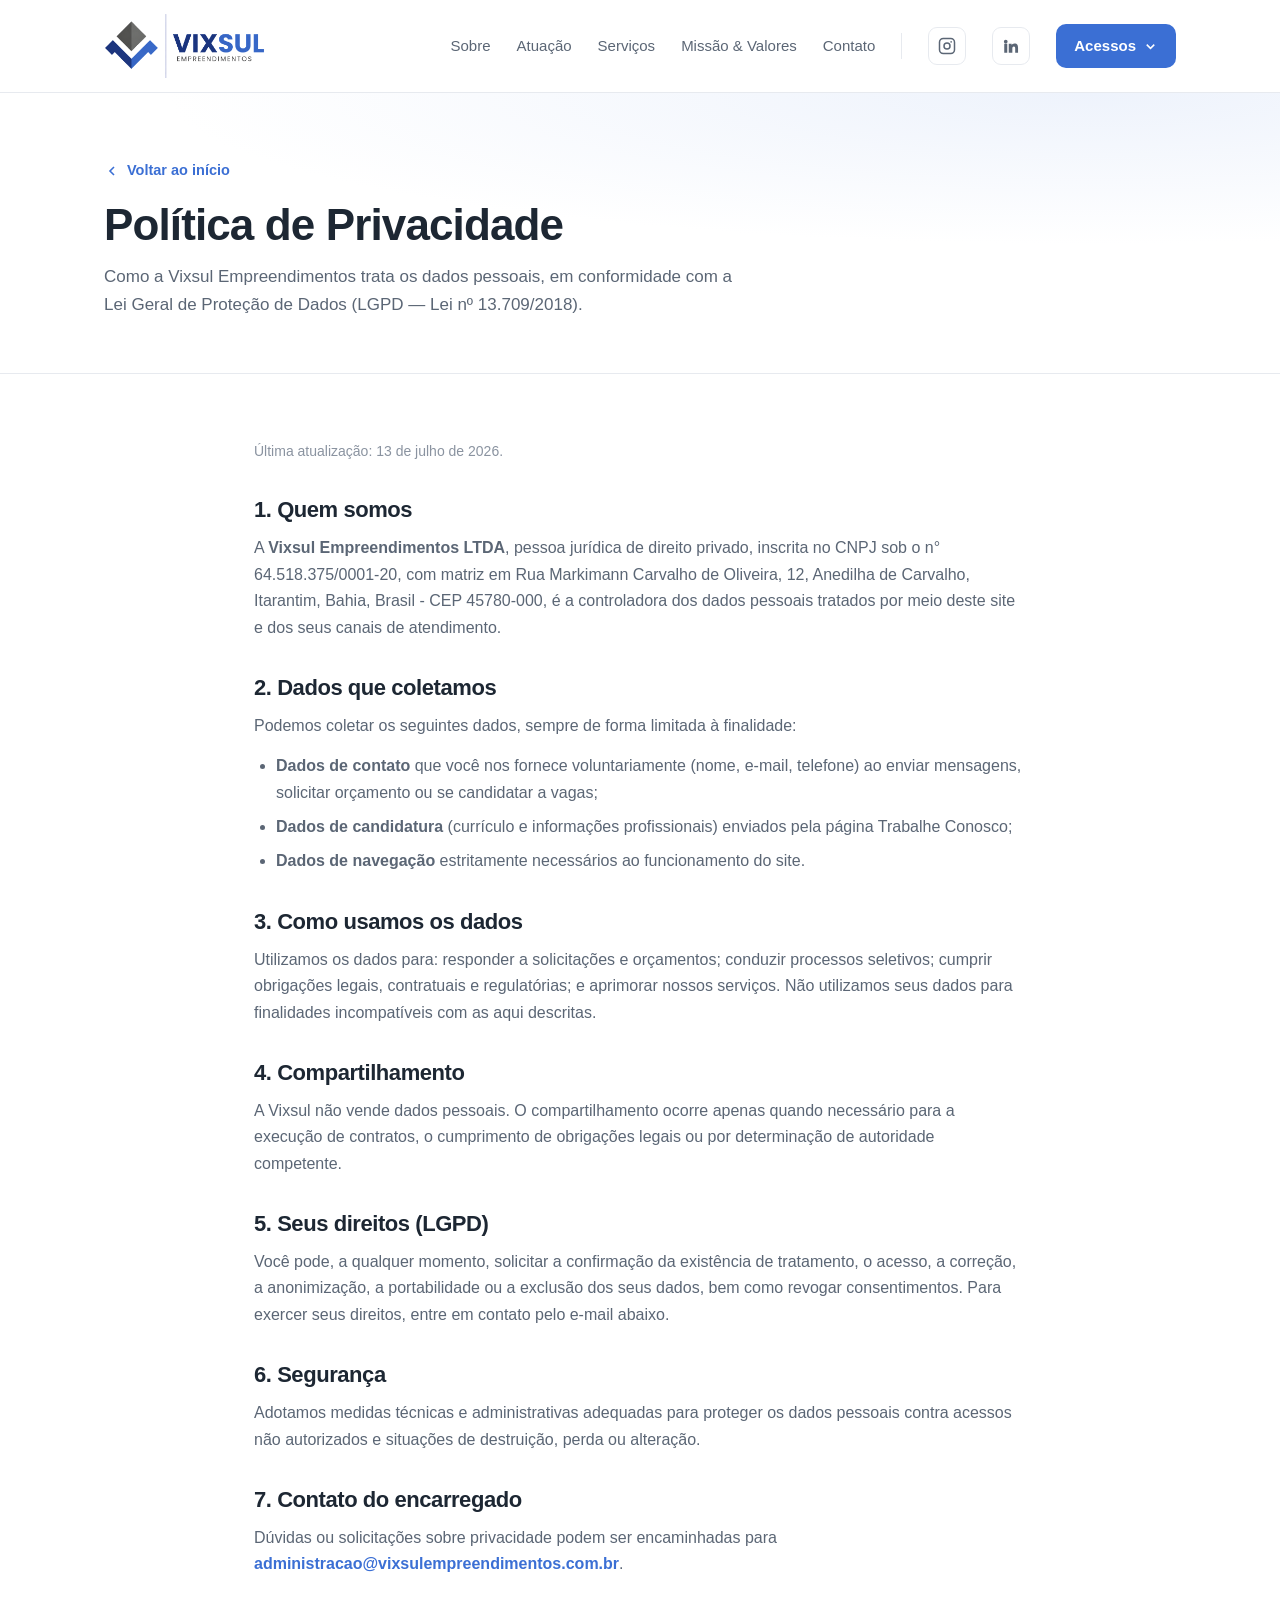
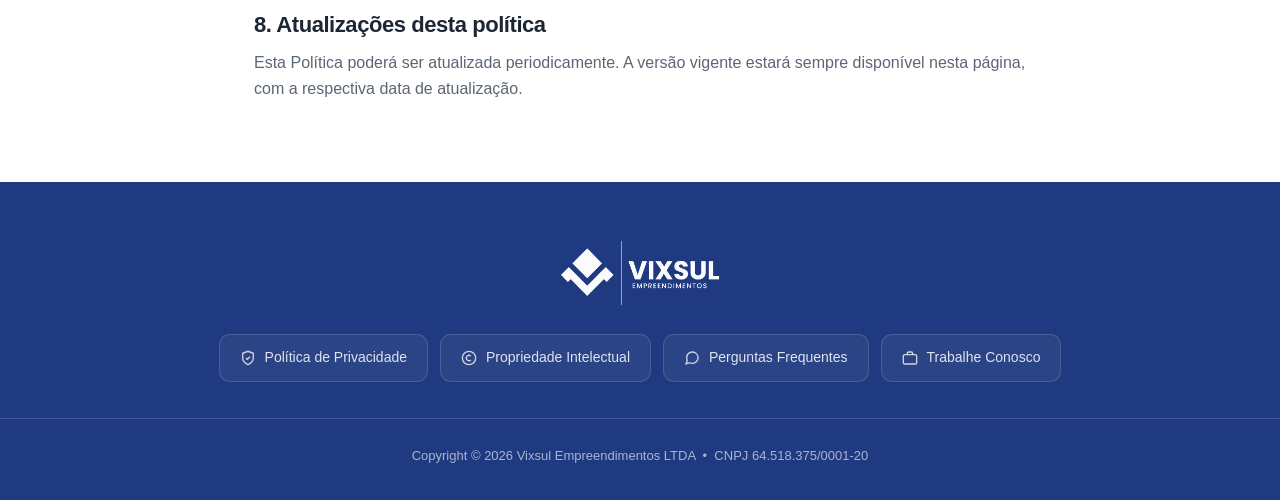
<file: privacidade.html>
<!doctype html>
<html lang="pt-BR">
<head>
<meta charset="utf-8">
<meta name="viewport" content="width=device-width, initial-scale=1">
<title>Política de Privacidade — Vixsul Empreendimentos</title>
<meta name="description" content="Política de Privacidade da Vixsul Empreendimentos, em conformidade com a LGPD.">
<link rel="icon" type="image/png" href="favicon.png">
<link rel="stylesheet" href="style.css">
</head>
<body>

<header>
  <div class="wrap nav">
    <a href="index.html#inicio" class="brand"><img src="logo-vixsul.png" alt="Vixsul Empreendimentos"></a>
    <nav class="nav-links">
      <a href="index.html#sobre">Sobre</a>
      <a href="index.html#atuacao">Atuação</a>
      <a href="index.html#servicos">Serviços</a>
      <a href="index.html#mvv">Missão &amp; Valores</a>
      <a href="index.html#contato">Contato</a>
      <span class="nav-div"></span>
      <a class="soc" href="https://instagram.com/vixsul.empreendimentos" target="_blank" rel="noopener" aria-label="Instagram"><svg width="18" height="18" viewBox="0 0 24 24" fill="none" stroke="currentColor" stroke-width="2"><rect x="2" y="2" width="20" height="20" rx="5"/><circle cx="12" cy="12" r="4"/><circle cx="17.5" cy="6.5" r="1.1" fill="currentColor" stroke="none"/></svg></a>
      <a class="soc" href="#" aria-label="LinkedIn (em breve)" title="Em breve"><svg width="18" height="18" viewBox="0 0 24 24" fill="currentColor"><path d="M4.98 3.5a2.5 2.5 0 1 1 0 5 2.5 2.5 0 0 1 0-5ZM3 9h4v12H3zM9 9h3.8v1.7h.05c.53-1 1.83-2.05 3.77-2.05 4.03 0 4.78 2.65 4.78 6.1V21H17.6v-5.3c0-1.26-.02-2.9-1.77-2.9-1.77 0-2.04 1.38-2.04 2.8V21H9z"/></svg></a>
      <div class="acessos">
        <button class="acessos-btn" onclick="vxToggleAcessos(event)">Acessos <svg class="chev" width="15" height="15" viewBox="0 0 24 24" fill="none" stroke="currentColor" stroke-width="2.4"><path d="m6 9 6 6 6-6"/></svg></button>
        <div class="acessos-menu">
          <a href="https://gestao.vixsulempreendimentos.com.br" target="_blank" rel="noopener"><svg width="17" height="17" viewBox="0 0 24 24" fill="none" stroke="currentColor" stroke-width="2"><rect x="2" y="3" width="20" height="14" rx="2"/><path d="M8 21h8M12 17v4"/></svg> Intranet</a>
          <a href="https://outlook.office.com" target="_blank" rel="noopener"><svg width="17" height="17" viewBox="0 0 24 24" fill="none" stroke="currentColor" stroke-width="2"><rect x="2" y="4" width="20" height="16" rx="2"/><path d="m22 7-10 6L2 7"/></svg> E-mail</a>
        </div>
      </div>
    </nav>
    <button class="menu-btn" aria-label="Menu" onclick="vxToggleMenu()">
      <svg width="26" height="26" viewBox="0 0 24 24" fill="none" stroke="currentColor" stroke-width="2.2"><line x1="3" y1="6" x2="21" y2="6"/><line x1="3" y1="12" x2="21" y2="12"/><line x1="3" y1="18" x2="21" y2="18"/></svg>
    </button>
  </div>
</header>

<section class="subhero">
  <div class="wrap">
    <a href="index.html" class="back-link"><svg width="16" height="16" viewBox="0 0 24 24" fill="none" stroke="currentColor" stroke-width="2.4"><path d="m15 18-6-6 6-6"/></svg> Voltar ao início</a>
    <h1>Política de Privacidade</h1>
    <p>Como a Vixsul Empreendimentos trata os dados pessoais, em conformidade com a Lei Geral de Proteção de Dados (LGPD — Lei nº 13.709/2018).</p>
  </div>
</section>

<div class="prose">
  <p style="color:var(--muted-2);font-size:14px">Última atualização: 13 de julho de 2026.</p>

  <h2>1. Quem somos</h2>
  <p>A <b>Vixsul Empreendimentos LTDA</b>, pessoa jurídica de direito privado, inscrita no CNPJ sob o n° 64.518.375/0001-20, com matriz em Rua Markimann Carvalho de Oliveira, 12, Anedilha de Carvalho, Itarantim, Bahia, Brasil - CEP 45780-000, é a controladora dos dados pessoais tratados por meio deste site e dos seus canais de atendimento.</p>

  <h2>2. Dados que coletamos</h2>
  <p>Podemos coletar os seguintes dados, sempre de forma limitada à finalidade:</p>
  <ul>
    <li><b>Dados de contato</b> que você nos fornece voluntariamente (nome, e-mail, telefone) ao enviar mensagens, solicitar orçamento ou se candidatar a vagas;</li>
    <li><b>Dados de candidatura</b> (currículo e informações profissionais) enviados pela página Trabalhe Conosco;</li>
    <li><b>Dados de navegação</b> estritamente necessários ao funcionamento do site.</li>
  </ul>

  <h2>3. Como usamos os dados</h2>
  <p>Utilizamos os dados para: responder a solicitações e orçamentos; conduzir processos seletivos; cumprir obrigações legais, contratuais e regulatórias; e aprimorar nossos serviços. Não utilizamos seus dados para finalidades incompatíveis com as aqui descritas.</p>

  <h2>4. Compartilhamento</h2>
  <p>A Vixsul não vende dados pessoais. O compartilhamento ocorre apenas quando necessário para a execução de contratos, o cumprimento de obrigações legais ou por determinação de autoridade competente.</p>

  <h2>5. Seus direitos (LGPD)</h2>
  <p>Você pode, a qualquer momento, solicitar a confirmação da existência de tratamento, o acesso, a correção, a anonimização, a portabilidade ou a exclusão dos seus dados, bem como revogar consentimentos. Para exercer seus direitos, entre em contato pelo e-mail abaixo.</p>

  <h2>6. Segurança</h2>
  <p>Adotamos medidas técnicas e administrativas adequadas para proteger os dados pessoais contra acessos não autorizados e situações de destruição, perda ou alteração.</p>

  <h2>7. Contato do encarregado</h2>
  <p>Dúvidas ou solicitações sobre privacidade podem ser encaminhadas para <a href="mailto:administracao@vixsulempreendimentos.com.br">administracao@vixsulempreendimentos.com.br</a>.</p>

  <h2>8. Atualizações desta política</h2>
  <p>Esta Política poderá ser atualizada periodicamente. A versão vigente estará sempre disponível nesta página, com a respectiva data de atualização.</p>
</div>

<footer>
  <div class="wrap">
    <img class="flogo" src="logo-white.png" alt="Vixsul Empreendimentos">
    <div class="foot-links">
      <a href="privacidade.html"><svg width="16" height="16" viewBox="0 0 24 24" fill="none" stroke="currentColor" stroke-width="2"><path d="M12 22s8-4 8-10V5l-8-3-8 3v7c0 6 8 10 8 10Z"/><path d="m9 12 2 2 4-4"/></svg> Política de Privacidade</a>
      <a href="propriedade-intelectual.html"><svg width="16" height="16" viewBox="0 0 24 24" fill="none" stroke="currentColor" stroke-width="2"><circle cx="12" cy="12" r="10"/><path d="M14.83 9.17a4 4 0 1 0 0 5.66"/></svg> Propriedade Intelectual</a>
      <a href="faq.html"><svg width="16" height="16" viewBox="0 0 24 24" fill="none" stroke="currentColor" stroke-width="2"><path d="M21 11.5a8.38 8.38 0 0 1-.9 3.8 8.5 8.5 0 0 1-7.6 4.7 8.38 8.38 0 0 1-3.8-.9L3 21l1.9-5.7a8.38 8.38 0 0 1-.9-3.8 8.5 8.5 0 0 1 4.7-7.6 8.38 8.38 0 0 1 3.8-.9h.5a8.48 8.48 0 0 1 8 8v.5z"/></svg> Perguntas Frequentes</a>
      <a href="trabalhe-conosco.html"><svg width="16" height="16" viewBox="0 0 24 24" fill="none" stroke="currentColor" stroke-width="2"><rect x="2" y="7" width="20" height="14" rx="2"/><path d="M8 7V5a2 2 0 0 1 2-2h4a2 2 0 0 1 2 2v2"/></svg> Trabalhe Conosco</a>
    </div>
  </div>
  <div class="fmeta">Copyright © 2026 Vixsul Empreendimentos LTDA &nbsp;•&nbsp; CNPJ 64.518.375/0001-20</div>
</footer>

<script src="site.js"></script>
</body>
</html>
</file>
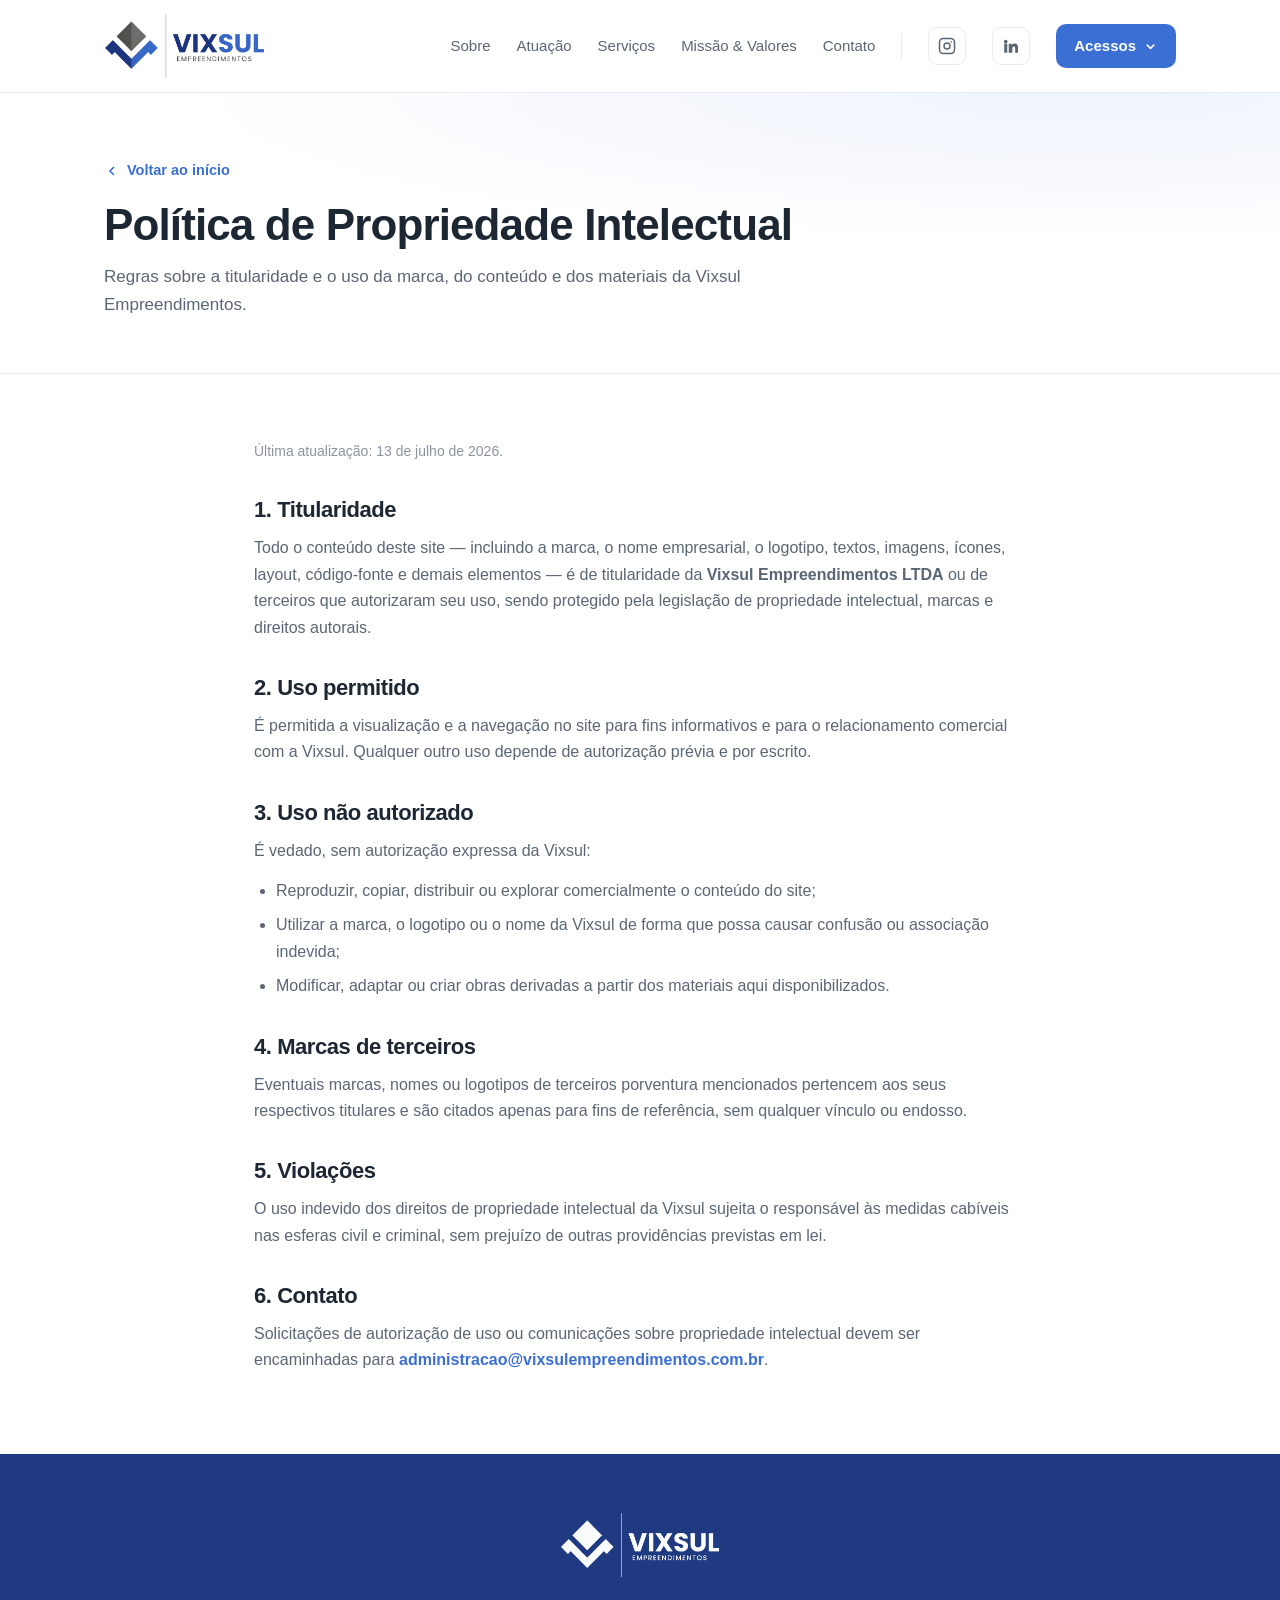
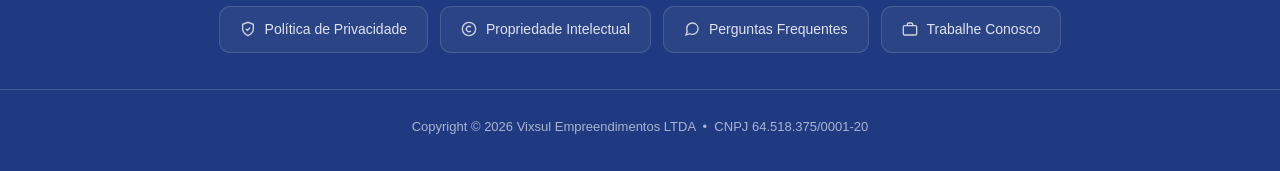
<file: propriedade-intelectual.html>
<!doctype html>
<html lang="pt-BR">
<head>
<meta charset="utf-8">
<meta name="viewport" content="width=device-width, initial-scale=1">
<title>Política de Propriedade Intelectual — Vixsul Empreendimentos</title>
<meta name="description" content="Política de Propriedade Intelectual da Vixsul Empreendimentos.">
<link rel="icon" type="image/png" href="favicon.png">
<link rel="stylesheet" href="style.css">
</head>
<body>

<header>
  <div class="wrap nav">
    <a href="index.html#inicio" class="brand"><img src="logo-vixsul.png" alt="Vixsul Empreendimentos"></a>
    <nav class="nav-links">
      <a href="index.html#sobre">Sobre</a>
      <a href="index.html#atuacao">Atuação</a>
      <a href="index.html#servicos">Serviços</a>
      <a href="index.html#mvv">Missão &amp; Valores</a>
      <a href="index.html#contato">Contato</a>
      <span class="nav-div"></span>
      <a class="soc" href="https://instagram.com/vixsul.empreendimentos" target="_blank" rel="noopener" aria-label="Instagram"><svg width="18" height="18" viewBox="0 0 24 24" fill="none" stroke="currentColor" stroke-width="2"><rect x="2" y="2" width="20" height="20" rx="5"/><circle cx="12" cy="12" r="4"/><circle cx="17.5" cy="6.5" r="1.1" fill="currentColor" stroke="none"/></svg></a>
      <a class="soc" href="#" aria-label="LinkedIn (em breve)" title="Em breve"><svg width="18" height="18" viewBox="0 0 24 24" fill="currentColor"><path d="M4.98 3.5a2.5 2.5 0 1 1 0 5 2.5 2.5 0 0 1 0-5ZM3 9h4v12H3zM9 9h3.8v1.7h.05c.53-1 1.83-2.05 3.77-2.05 4.03 0 4.78 2.65 4.78 6.1V21H17.6v-5.3c0-1.26-.02-2.9-1.77-2.9-1.77 0-2.04 1.38-2.04 2.8V21H9z"/></svg></a>
      <div class="acessos">
        <button class="acessos-btn" onclick="vxToggleAcessos(event)">Acessos <svg class="chev" width="15" height="15" viewBox="0 0 24 24" fill="none" stroke="currentColor" stroke-width="2.4"><path d="m6 9 6 6 6-6"/></svg></button>
        <div class="acessos-menu">
          <a href="https://gestao.vixsulempreendimentos.com.br" target="_blank" rel="noopener"><svg width="17" height="17" viewBox="0 0 24 24" fill="none" stroke="currentColor" stroke-width="2"><rect x="2" y="3" width="20" height="14" rx="2"/><path d="M8 21h8M12 17v4"/></svg> Intranet</a>
          <a href="https://outlook.office.com" target="_blank" rel="noopener"><svg width="17" height="17" viewBox="0 0 24 24" fill="none" stroke="currentColor" stroke-width="2"><rect x="2" y="4" width="20" height="16" rx="2"/><path d="m22 7-10 6L2 7"/></svg> E-mail</a>
        </div>
      </div>
    </nav>
    <button class="menu-btn" aria-label="Menu" onclick="vxToggleMenu()">
      <svg width="26" height="26" viewBox="0 0 24 24" fill="none" stroke="currentColor" stroke-width="2.2"><line x1="3" y1="6" x2="21" y2="6"/><line x1="3" y1="12" x2="21" y2="12"/><line x1="3" y1="18" x2="21" y2="18"/></svg>
    </button>
  </div>
</header>

<section class="subhero">
  <div class="wrap">
    <a href="index.html" class="back-link"><svg width="16" height="16" viewBox="0 0 24 24" fill="none" stroke="currentColor" stroke-width="2.4"><path d="m15 18-6-6 6-6"/></svg> Voltar ao início</a>
    <h1>Política de Propriedade Intelectual</h1>
    <p>Regras sobre a titularidade e o uso da marca, do conteúdo e dos materiais da Vixsul Empreendimentos.</p>
  </div>
</section>

<div class="prose">
  <p style="color:var(--muted-2);font-size:14px">Última atualização: 13 de julho de 2026.</p>

  <h2>1. Titularidade</h2>
  <p>Todo o conteúdo deste site — incluindo a marca, o nome empresarial, o logotipo, textos, imagens, ícones, layout, código-fonte e demais elementos — é de titularidade da <b>Vixsul Empreendimentos LTDA</b> ou de terceiros que autorizaram seu uso, sendo protegido pela legislação de propriedade intelectual, marcas e direitos autorais.</p>

  <h2>2. Uso permitido</h2>
  <p>É permitida a visualização e a navegação no site para fins informativos e para o relacionamento comercial com a Vixsul. Qualquer outro uso depende de autorização prévia e por escrito.</p>

  <h2>3. Uso não autorizado</h2>
  <p>É vedado, sem autorização expressa da Vixsul:</p>
  <ul>
    <li>Reproduzir, copiar, distribuir ou explorar comercialmente o conteúdo do site;</li>
    <li>Utilizar a marca, o logotipo ou o nome da Vixsul de forma que possa causar confusão ou associação indevida;</li>
    <li>Modificar, adaptar ou criar obras derivadas a partir dos materiais aqui disponibilizados.</li>
  </ul>

  <h2>4. Marcas de terceiros</h2>
  <p>Eventuais marcas, nomes ou logotipos de terceiros porventura mencionados pertencem aos seus respectivos titulares e são citados apenas para fins de referência, sem qualquer vínculo ou endosso.</p>

  <h2>5. Violações</h2>
  <p>O uso indevido dos direitos de propriedade intelectual da Vixsul sujeita o responsável às medidas cabíveis nas esferas civil e criminal, sem prejuízo de outras providências previstas em lei.</p>

  <h2>6. Contato</h2>
  <p>Solicitações de autorização de uso ou comunicações sobre propriedade intelectual devem ser encaminhadas para <a href="mailto:administracao@vixsulempreendimentos.com.br">administracao@vixsulempreendimentos.com.br</a>.</p>
</div>

<footer>
  <div class="wrap">
    <img class="flogo" src="logo-white.png" alt="Vixsul Empreendimentos">
    <div class="foot-links">
      <a href="privacidade.html"><svg width="16" height="16" viewBox="0 0 24 24" fill="none" stroke="currentColor" stroke-width="2"><path d="M12 22s8-4 8-10V5l-8-3-8 3v7c0 6 8 10 8 10Z"/><path d="m9 12 2 2 4-4"/></svg> Política de Privacidade</a>
      <a href="propriedade-intelectual.html"><svg width="16" height="16" viewBox="0 0 24 24" fill="none" stroke="currentColor" stroke-width="2"><circle cx="12" cy="12" r="10"/><path d="M14.83 9.17a4 4 0 1 0 0 5.66"/></svg> Propriedade Intelectual</a>
      <a href="faq.html"><svg width="16" height="16" viewBox="0 0 24 24" fill="none" stroke="currentColor" stroke-width="2"><path d="M21 11.5a8.38 8.38 0 0 1-.9 3.8 8.5 8.5 0 0 1-7.6 4.7 8.38 8.38 0 0 1-3.8-.9L3 21l1.9-5.7a8.38 8.38 0 0 1-.9-3.8 8.5 8.5 0 0 1 4.7-7.6 8.38 8.38 0 0 1 3.8-.9h.5a8.48 8.48 0 0 1 8 8v.5z"/></svg> Perguntas Frequentes</a>
      <a href="trabalhe-conosco.html"><svg width="16" height="16" viewBox="0 0 24 24" fill="none" stroke="currentColor" stroke-width="2"><rect x="2" y="7" width="20" height="14" rx="2"/><path d="M8 7V5a2 2 0 0 1 2-2h4a2 2 0 0 1 2 2v2"/></svg> Trabalhe Conosco</a>
    </div>
  </div>
  <div class="fmeta">Copyright © 2026 Vixsul Empreendimentos LTDA &nbsp;•&nbsp; CNPJ 64.518.375/0001-20</div>
</footer>

<script src="site.js"></script>
</body>
</html>
</file>
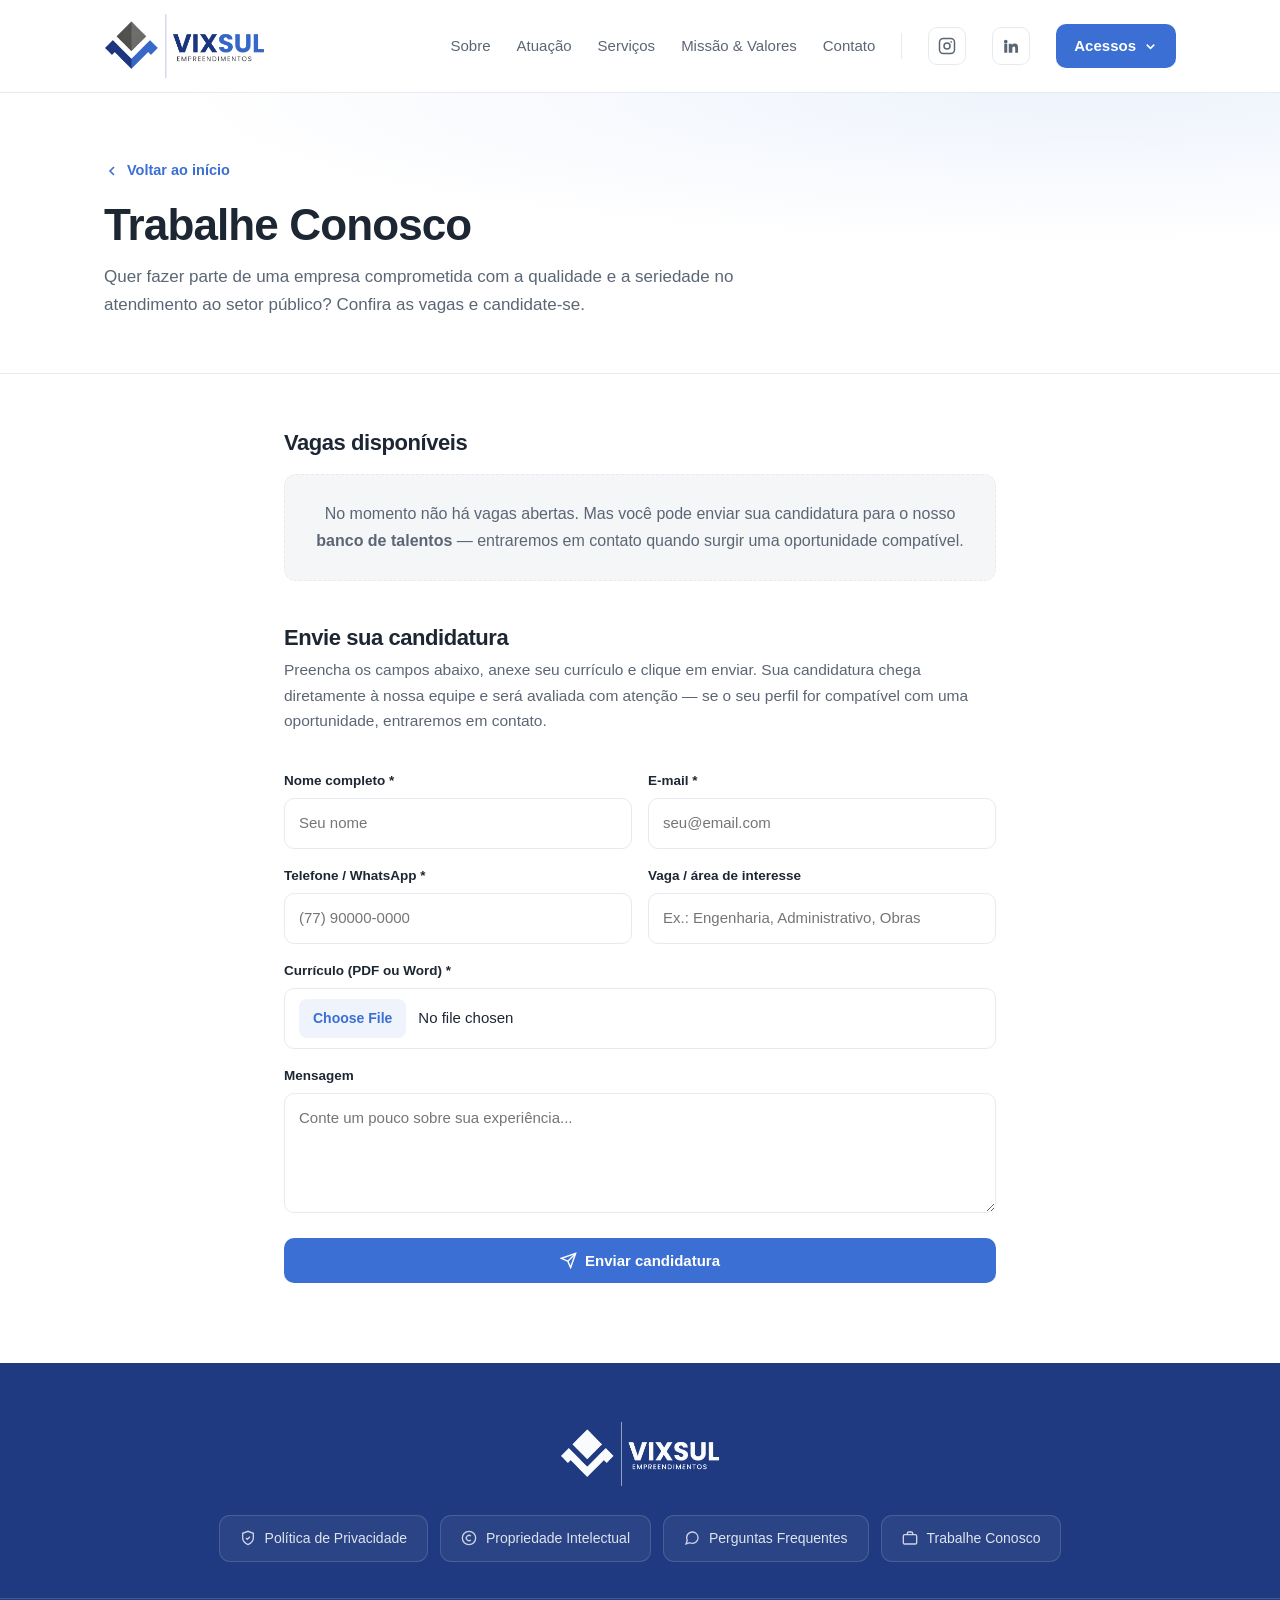
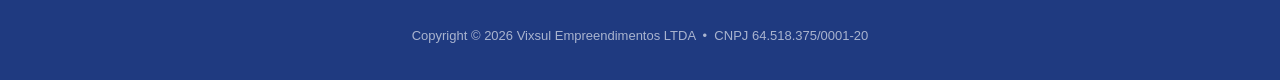
<file: trabalhe-conosco.html>
<!doctype html>
<html lang="pt-BR">
<head>
<meta charset="utf-8">
<meta name="viewport" content="width=device-width, initial-scale=1">
<title>Trabalhe Conosco — Vixsul Empreendimentos</title>
<meta name="description" content="Faça parte da equipe Vixsul Empreendimentos. Confira as vagas e envie sua candidatura.">
<link rel="icon" type="image/png" href="favicon.png">
<link rel="stylesheet" href="style.css">
</head>
<body>

<header>
  <div class="wrap nav">
    <a href="index.html#inicio" class="brand"><img src="logo-vixsul.png" alt="Vixsul Empreendimentos"></a>
    <nav class="nav-links">
      <a href="index.html#sobre">Sobre</a>
      <a href="index.html#atuacao">Atuação</a>
      <a href="index.html#servicos">Serviços</a>
      <a href="index.html#mvv">Missão &amp; Valores</a>
      <a href="index.html#contato">Contato</a>
      <span class="nav-div"></span>
      <a class="soc" href="https://instagram.com/vixsul.empreendimentos" target="_blank" rel="noopener" aria-label="Instagram"><svg width="18" height="18" viewBox="0 0 24 24" fill="none" stroke="currentColor" stroke-width="2"><rect x="2" y="2" width="20" height="20" rx="5"/><circle cx="12" cy="12" r="4"/><circle cx="17.5" cy="6.5" r="1.1" fill="currentColor" stroke="none"/></svg></a>
      <a class="soc" href="#" aria-label="LinkedIn (em breve)" title="Em breve"><svg width="18" height="18" viewBox="0 0 24 24" fill="currentColor"><path d="M4.98 3.5a2.5 2.5 0 1 1 0 5 2.5 2.5 0 0 1 0-5ZM3 9h4v12H3zM9 9h3.8v1.7h.05c.53-1 1.83-2.05 3.77-2.05 4.03 0 4.78 2.65 4.78 6.1V21H17.6v-5.3c0-1.26-.02-2.9-1.77-2.9-1.77 0-2.04 1.38-2.04 2.8V21H9z"/></svg></a>
      <div class="acessos">
        <button class="acessos-btn" onclick="vxToggleAcessos(event)">Acessos <svg class="chev" width="15" height="15" viewBox="0 0 24 24" fill="none" stroke="currentColor" stroke-width="2.4"><path d="m6 9 6 6 6-6"/></svg></button>
        <div class="acessos-menu">
          <a href="https://gestao.vixsulempreendimentos.com.br" target="_blank" rel="noopener"><svg width="17" height="17" viewBox="0 0 24 24" fill="none" stroke="currentColor" stroke-width="2"><rect x="2" y="3" width="20" height="14" rx="2"/><path d="M8 21h8M12 17v4"/></svg> Intranet</a>
          <a href="https://outlook.office.com" target="_blank" rel="noopener"><svg width="17" height="17" viewBox="0 0 24 24" fill="none" stroke="currentColor" stroke-width="2"><rect x="2" y="4" width="20" height="16" rx="2"/><path d="m22 7-10 6L2 7"/></svg> E-mail</a>
        </div>
      </div>
    </nav>
    <button class="menu-btn" aria-label="Menu" onclick="vxToggleMenu()">
      <svg width="26" height="26" viewBox="0 0 24 24" fill="none" stroke="currentColor" stroke-width="2.2"><line x1="3" y1="6" x2="21" y2="6"/><line x1="3" y1="12" x2="21" y2="12"/><line x1="3" y1="18" x2="21" y2="18"/></svg>
    </button>
  </div>
</header>

<section class="subhero">
  <div class="wrap">
    <a href="index.html" class="back-link"><svg width="16" height="16" viewBox="0 0 24 24" fill="none" stroke="currentColor" stroke-width="2.4"><path d="m15 18-6-6 6-6"/></svg> Voltar ao início</a>
    <h1>Trabalhe Conosco</h1>
    <p>Quer fazer parte de uma empresa comprometida com a qualidade e a seriedade no atendimento ao setor público? Confira as vagas e candidate-se.</p>
  </div>
</section>

<div class="form-grid">
  <h2 style="font-size:22px;font-weight:800;margin-bottom:18px">Vagas disponíveis</h2>

  <!-- Modelo de vaga (duplique este bloco para cada vaga aberta):
  <div class="vaga">
    <div><b>Nome da vaga</b><br><span>Local • Regime de contratação</span></div>
    <span class="tagv">Aberta</span>
  </div>
  -->

  <div class="novaga">
    No momento não há vagas abertas. Mas você pode enviar sua candidatura para o nosso <b>banco de talentos</b> — entraremos em contato quando surgir uma oportunidade compatível.
  </div>

  <h2 style="font-size:22px;font-weight:800;margin:44px 0 6px">Envie sua candidatura</h2>
  <p style="color:var(--muted);font-size:15.5px">Preencha os campos abaixo, anexe seu currículo e clique em enviar. Sua candidatura chega diretamente à nossa equipe e será avaliada com atenção — se o seu perfil for compatível com uma oportunidade, entraremos em contato.</p>

  <form class="apply" action="https://formsubmit.co/administracao@vixsulempreendimentos.com.br" method="POST" enctype="multipart/form-data">
    <input type="hidden" name="_subject" value="Nova candidatura — Trabalhe Conosco Vixsul">
    <input type="hidden" name="_captcha" value="false">
    <input type="hidden" name="_template" value="table">
    <input type="hidden" name="_next" value="https://vixsulempreendimentos.com.br/trabalhe-conosco.html">
    <div class="frow">
      <div><label>Nome completo *</label><input name="nome" required placeholder="Seu nome"></div>
      <div><label>E-mail *</label><input name="email" type="email" required placeholder="seu@email.com"></div>
    </div>
    <div class="frow">
      <div><label>Telefone / WhatsApp *</label><input name="telefone" required inputmode="numeric" oninput="vxPhoneMask(this)" placeholder="(77) 90000-0000"></div>
      <div><label>Vaga / área de interesse</label><input name="area" placeholder="Ex.: Engenharia, Administrativo, Obras"></div>
    </div>
    <div><label>Currículo (PDF ou Word) *</label><input type="file" name="curriculo" accept=".pdf,.doc,.docx" required></div>
    <div><label>Mensagem</label><textarea name="mensagem" placeholder="Conte um pouco sobre sua experiência..."></textarea></div>
    <button type="submit" class="btn btn-blue" style="justify-content:center">
      <svg width="17" height="17" viewBox="0 0 24 24" fill="none" stroke="currentColor" stroke-width="2"><path d="m22 2-7 20-4-9-9-4Z"/><path d="M22 2 11 13"/></svg>
      Enviar candidatura
    </button>
  </form>
</div>

<footer>
  <div class="wrap">
    <img class="flogo" src="logo-white.png" alt="Vixsul Empreendimentos">
    <div class="foot-links">
      <a href="privacidade.html"><svg width="16" height="16" viewBox="0 0 24 24" fill="none" stroke="currentColor" stroke-width="2"><path d="M12 22s8-4 8-10V5l-8-3-8 3v7c0 6 8 10 8 10Z"/><path d="m9 12 2 2 4-4"/></svg> Política de Privacidade</a>
      <a href="propriedade-intelectual.html"><svg width="16" height="16" viewBox="0 0 24 24" fill="none" stroke="currentColor" stroke-width="2"><circle cx="12" cy="12" r="10"/><path d="M14.83 9.17a4 4 0 1 0 0 5.66"/></svg> Propriedade Intelectual</a>
      <a href="faq.html"><svg width="16" height="16" viewBox="0 0 24 24" fill="none" stroke="currentColor" stroke-width="2"><path d="M21 11.5a8.38 8.38 0 0 1-.9 3.8 8.5 8.5 0 0 1-7.6 4.7 8.38 8.38 0 0 1-3.8-.9L3 21l1.9-5.7a8.38 8.38 0 0 1-.9-3.8 8.5 8.5 0 0 1 4.7-7.6 8.38 8.38 0 0 1 3.8-.9h.5a8.48 8.48 0 0 1 8 8v.5z"/></svg> Perguntas Frequentes</a>
      <a href="trabalhe-conosco.html"><svg width="16" height="16" viewBox="0 0 24 24" fill="none" stroke="currentColor" stroke-width="2"><rect x="2" y="7" width="20" height="14" rx="2"/><path d="M8 7V5a2 2 0 0 1 2-2h4a2 2 0 0 1 2 2v2"/></svg> Trabalhe Conosco</a>
    </div>
  </div>
  <div class="fmeta">Copyright © 2026 Vixsul Empreendimentos LTDA &nbsp;•&nbsp; CNPJ 64.518.375/0001-20</div>
</footer>

<script src="site.js"></script>
</body>
</html>
</file>
<file: style.css>
:root{
  --blue-dark:#1f3a80;
  --blue:#3b6fd4;
  --blue-soft:#eef3fc;
  --ink:#1d2733;
  --muted:#5b6675;
  --muted-2:#8a93a0;
  --line:#e7eaef;
  --bg:#ffffff;
  --bg-soft:#f5f6f8;
  --radius:16px;
  --maxw:1120px;
  --shadow:0 1px 2px rgba(16,24,40,.04),0 8px 30px rgba(16,24,40,.06);
}
*{box-sizing:border-box;margin:0;padding:0}
html{scroll-behavior:smooth}
body{font-family:-apple-system,BlinkMacSystemFont,"Segoe UI",Roboto,Inter,Helvetica,Arial,sans-serif;color:var(--ink);background:var(--bg);line-height:1.65;-webkit-font-smoothing:antialiased;font-size:16px}
a{color:inherit;text-decoration:none}
img{max-width:100%;display:block}
.wrap{max-width:var(--maxw);margin:0 auto;padding:0 24px}
.eyebrow{display:inline-block;font-size:12.5px;font-weight:700;letter-spacing:1.6px;text-transform:uppercase;color:var(--blue)}
h1,h2,h3{line-height:1.18;letter-spacing:-.02em;color:var(--ink)}
.btn{display:inline-flex;align-items:center;gap:8px;padding:13px 24px;border-radius:10px;font-weight:600;font-size:15px;transition:all .16s;cursor:pointer;border:1px solid transparent}
.btn-blue{background:var(--blue);color:#fff}
.btn-blue:hover{background:var(--blue-dark)}
.btn-white{background:#fff;color:var(--blue-dark);font-weight:700}
.btn-white:hover{background:#f0f4ff}
.btn-ghost{background:rgba(255,255,255,.12);color:#fff;border:1.5px solid rgba(255,255,255,.4)}
.btn-ghost:hover{background:rgba(255,255,255,.2)}

/* HEADER */
header{position:sticky;top:0;z-index:100;background:rgba(255,255,255,.9);backdrop-filter:blur(16px) saturate(180%);border-bottom:1px solid var(--line)}
.nav{display:flex;align-items:center;justify-content:space-between;height:92px;gap:18px}
.brand img{height:66px;width:auto}
.nav-links{display:flex;align-items:center;gap:26px}
.nav-links>a{color:var(--muted);font-size:15px;font-weight:500;transition:color .15s}
.nav-links>a:hover{color:var(--ink)}
.nav-div{width:1px;height:26px;background:var(--line)}
.soc{width:38px;height:38px;border-radius:9px;border:1px solid var(--line);display:flex;align-items:center;justify-content:center;color:var(--muted);transition:all .15s}
.soc:hover{color:var(--blue);border-color:var(--blue);background:var(--blue-soft)}
/* Acessos dropdown */
.acessos{position:relative}
.acessos-btn{display:inline-flex;align-items:center;gap:7px;background:var(--blue);color:#fff;border:none;cursor:pointer;font:inherit;font-size:15px;font-weight:600;padding:10px 18px;border-radius:10px;transition:background .15s}
.acessos-btn:hover{background:var(--blue-dark)}
.acessos-btn .chev{transition:transform .18s}
.acessos.open .acessos-btn .chev{transform:rotate(180deg)}
.acessos-menu{position:absolute;top:calc(100% + 8px);right:0;min-width:180px;background:#fff;border:1px solid var(--line);border-radius:12px;box-shadow:0 12px 34px rgba(16,24,40,.14);padding:6px;opacity:0;visibility:hidden;transform:translateY(-6px);transition:all .16s;z-index:120}
.acessos.open .acessos-menu,.acessos:hover .acessos-menu{opacity:1;visibility:visible;transform:translateY(0)}
.acessos-menu a{display:flex;align-items:center;gap:11px;padding:11px 14px;border-radius:8px;font-size:14.5px;font-weight:500;color:var(--ink);transition:background .12s}
.acessos-menu a:hover{background:var(--blue-soft);color:var(--blue)}
.acessos-menu a svg{color:var(--blue)}
.menu-btn{display:none;background:none;border:none;color:var(--ink);cursor:pointer}

/* SECTION helpers */
section.blk{padding:92px 0}
.soft{background:var(--bg-soft)}
.sec-head{max-width:680px;margin-bottom:52px}
.sec-head h2{font-size:clamp(27px,3.4vw,38px);font-weight:800;margin:12px 0 14px}
.sec-head p{color:var(--muted);font-size:17px}
.center{margin-left:auto;margin-right:auto;text-align:center}

/* FOOTER */
footer{background:var(--blue-dark);color:#fff;padding:58px 0 34px;text-align:center}
footer .flogo{height:66px;margin:0 auto 28px;opacity:.98}
.foot-links{display:flex;justify-content:center;flex-wrap:wrap;gap:12px;margin-bottom:36px}
.foot-links a{display:inline-flex;align-items:center;gap:9px;color:rgba(255,255,255,.85);font-size:14px;font-weight:500;padding:11px 20px;border-radius:11px;border:1px solid rgba(255,255,255,.14);background:rgba(255,255,255,.05);transition:all .16s}
.foot-links a:hover{background:rgba(255,255,255,.13);border-color:rgba(255,255,255,.32);color:#fff;transform:translateY(-2px)}
.foot-links a svg{opacity:.9;flex-shrink:0}
footer .fmeta{border-top:1px solid rgba(255,255,255,.16);padding:26px 24px 0;font-size:13px;color:rgba(255,255,255,.62)}

/* WHATSAPP FLOAT */
.wa{position:fixed;right:22px;bottom:22px;z-index:200;width:56px;height:56px;border-radius:50%;background:#25d366;box-shadow:0 8px 26px rgba(37,211,102,.4);display:flex;align-items:center;justify-content:center;transition:transform .15s}
.wa:hover{transform:scale(1.08)}

/* ---- SUBPAGE (privacidade / faq / trabalhe conosco) ---- */
.subhero{background:radial-gradient(120% 90% at 85% 0%,var(--blue-soft) 0%,#fff 60%);padding:66px 0 54px;border-bottom:1px solid var(--line)}
.subhero h1{font-size:clamp(30px,4.4vw,44px);font-weight:800;margin-top:12px}
.subhero p{color:var(--muted);font-size:17px;margin-top:12px;max-width:640px}
.prose{max-width:820px;margin:0 auto;padding:66px 24px}
.prose h2{font-size:22px;font-weight:800;margin:34px 0 12px}
.prose h2:first-child{margin-top:0}
.prose p{color:var(--muted);margin-bottom:14px;font-size:16px}
.prose ul{color:var(--muted);margin:0 0 14px 22px}
.prose li{margin-bottom:8px}
.prose a{color:var(--blue);font-weight:600}

/* FAQ */
.faq-wrap{max-width:820px;margin:0 auto;padding:66px 24px}
.faq-item{border:1px solid var(--line);border-radius:12px;margin-bottom:14px;overflow:hidden;background:#fff;box-shadow:var(--shadow)}
.faq-q{display:flex;justify-content:space-between;align-items:center;gap:16px;width:100%;text-align:left;background:none;border:none;cursor:pointer;font:inherit;font-size:16px;font-weight:600;color:var(--ink);padding:20px 22px}
.faq-q .pm{width:26px;height:26px;flex-shrink:0;border-radius:50%;background:var(--blue-soft);color:var(--blue);display:flex;align-items:center;justify-content:center;transition:transform .2s}
.faq-item.open .faq-q .pm{transform:rotate(45deg)}
.faq-a{max-height:0;overflow:hidden;transition:max-height .25s ease;color:var(--muted);font-size:15.5px}
.faq-a div{padding:0 22px 20px}
.faq-item.open .faq-a{max-height:340px}

/* FORM */
.form-grid{max-width:760px;margin:0 auto;padding:56px 24px 80px}
.vaga{border:1px solid var(--line);border-radius:12px;padding:22px 24px;margin-bottom:14px;background:#fff;box-shadow:var(--shadow);display:flex;justify-content:space-between;gap:16px;align-items:center;flex-wrap:wrap}
.vaga b{font-size:16px}
.vaga span{color:var(--muted);font-size:14px}
.vaga .tagv{font-size:12px;font-weight:700;color:var(--blue);background:var(--blue-soft);padding:5px 12px;border-radius:999px}
.novaga{text-align:center;color:var(--muted);background:var(--bg-soft);border:1px dashed var(--line);border-radius:12px;padding:26px}
form.apply{margin-top:36px;display:grid;gap:16px}
form.apply .frow{display:grid;gap:16px;grid-template-columns:1fr 1fr}
form.apply label{display:block;font-size:13.5px;font-weight:600;margin-bottom:6px;color:var(--ink)}
form.apply input,form.apply textarea,form.apply select{width:100%;padding:12px 14px;border:1px solid var(--line);border-radius:10px;font:inherit;font-size:15px;color:var(--ink);background:#fff;outline:none;transition:border .15s}
form.apply input:focus,form.apply textarea:focus,form.apply select:focus{border-color:var(--blue)}
form.apply textarea{min-height:120px;resize:vertical}
form.apply input[type=file]{padding:10px 14px;cursor:pointer}
form.apply input[type=file]::file-selector-button{margin-right:12px;border:none;background:var(--blue-soft);color:var(--blue);font:inherit;font-weight:600;font-size:14px;padding:8px 14px;border-radius:8px;cursor:pointer}

.back-link{display:inline-flex;align-items:center;gap:7px;color:var(--blue);font-weight:600;font-size:14.5px}

@media(max-width:900px){
  .nav-links{display:none;position:absolute;top:92px;left:0;right:0;flex-direction:column;align-items:flex-start;gap:6px;background:#fff;border-bottom:1px solid var(--line);padding:16px 24px 22px;box-shadow:0 12px 24px rgba(16,24,40,.08)}
  .brand img{height:54px}
  .nav-links.open{display:flex}
  .nav-div{display:none}
  .acessos,.acessos-menu{position:static;width:100%}
  .acessos-menu{opacity:1;visibility:visible;transform:none;display:none;box-shadow:none;border:none;padding:6px 0 0}
  .acessos.open .acessos-menu{display:block}
  .acessos-btn{width:100%;justify-content:center;margin-top:6px}
  .menu-btn{display:block}
  form.apply .frow{grid-template-columns:1fr}
}
</file>
